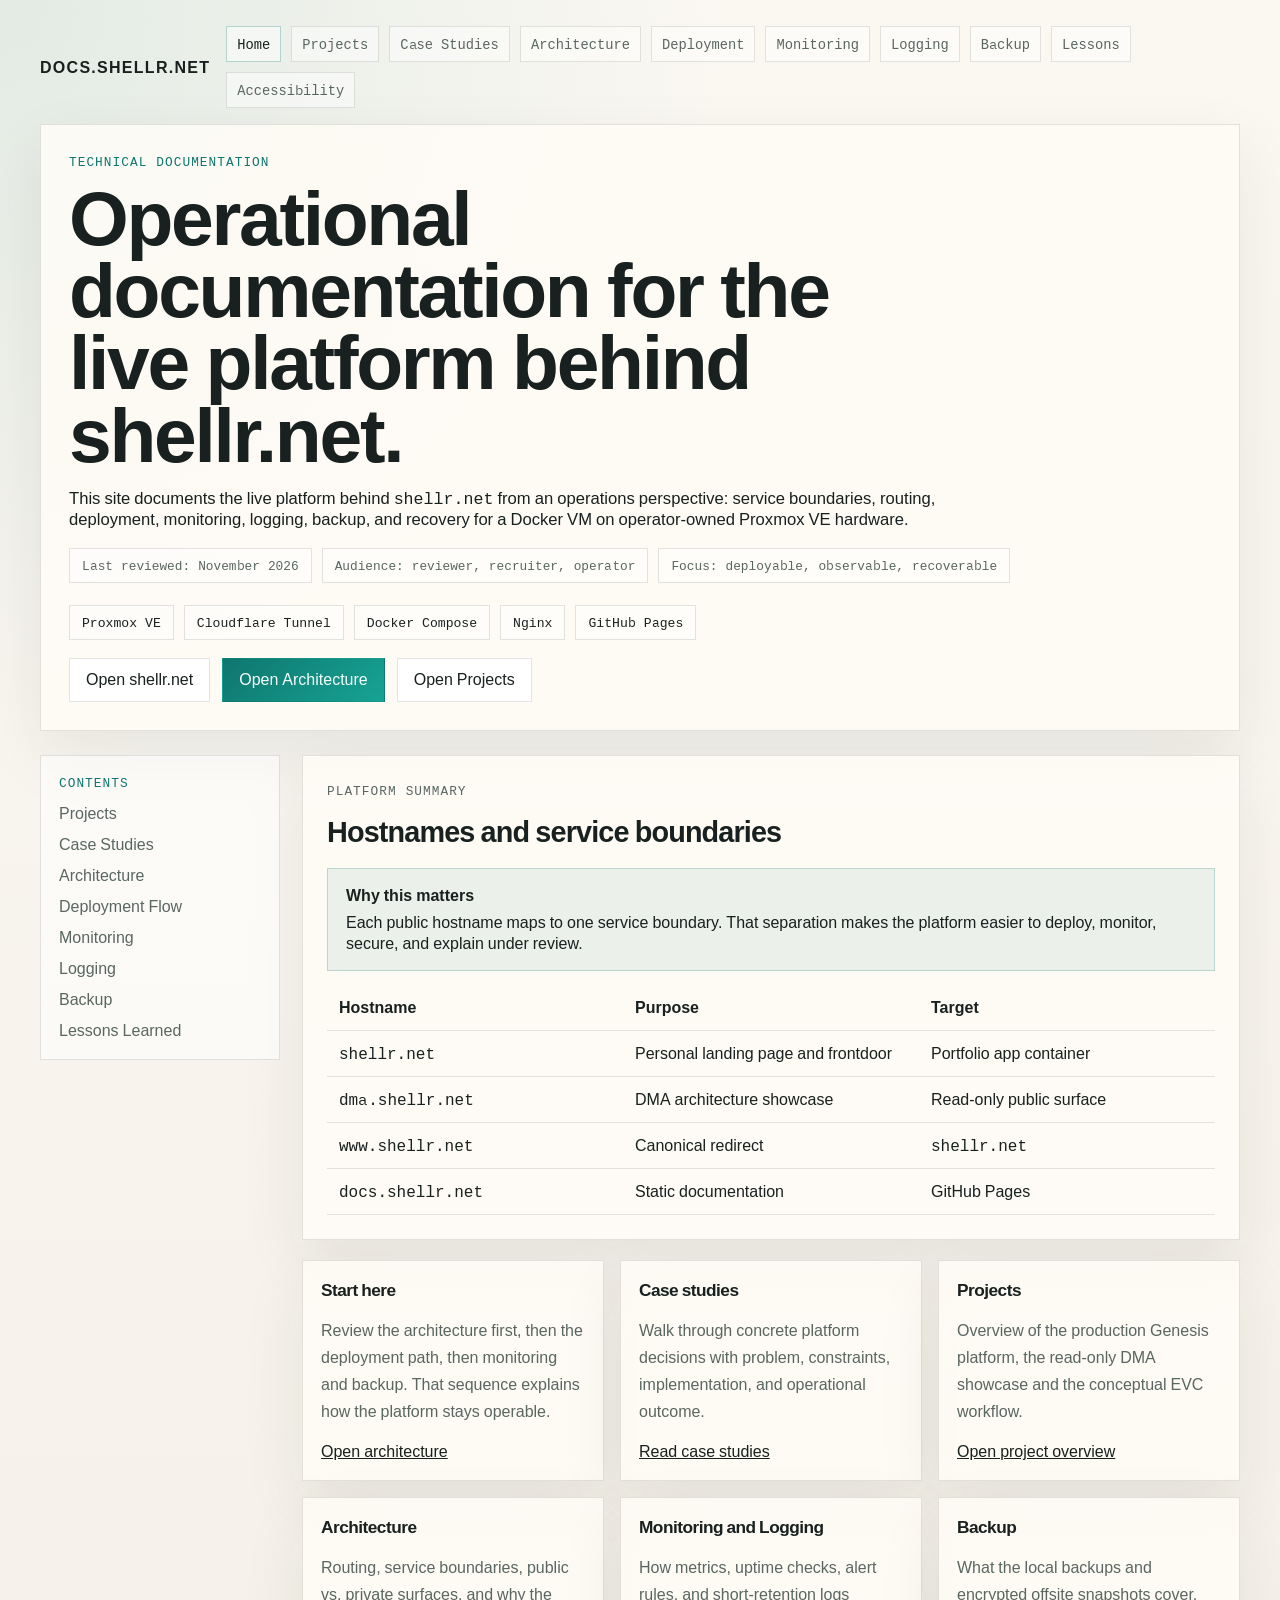
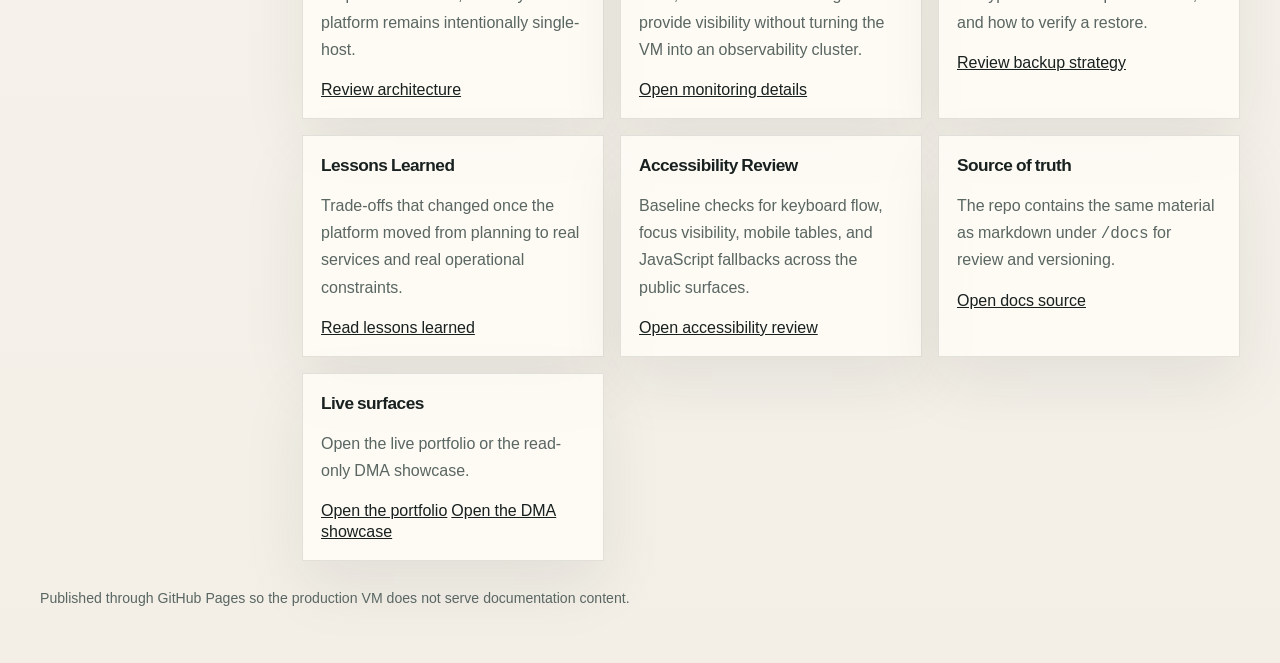
<file: docs/site/index.html>
<!DOCTYPE html>
<html lang="en">
<head>
  <meta charset="utf-8">
  <meta name="viewport" content="width=device-width, initial-scale=1">
  <title>shellr docs</title>
  <meta name="description" content="Technical documentation for the shellr single-VM platform, covering architecture, deployment, monitoring, logging, backup, and recovery.">
  <link rel="canonical" href="https://docs.shellr.net/">
  <link rel="icon" type="image/png" href="./favi.png">
  <link rel="apple-touch-icon" href="./favi.png">
  <link rel="stylesheet" href="./fonts.css">
  <link rel="stylesheet" href="./styles.css">
</head>
<body data-page="home">
  <a class="skip-link" href="#main-content">Skip to content</a>
  <div class="site-shell">
    <header class="site-header">
      <a class="brand" href="./index.html">docs.shellr.net</a>
      <nav class="site-nav" aria-label="Main">
        <a href="./index.html" data-page="home">Home</a>
        <a href="./projects.html" data-page="projects">Projects</a>
        <a href="./case-studies.html" data-page="case-studies">Case Studies</a>
        <a href="./architecture.html" data-page="architecture">Architecture</a>
        <a href="./deployment-flow.html" data-page="deployment-flow">Deployment</a>
        <a href="./monitoring.html" data-page="monitoring">Monitoring</a>
        <a href="./logging.html" data-page="logging">Logging</a>
        <a href="./backup.html" data-page="backup">Backup</a>
        <a href="./lessons.html" data-page="lessons">Lessons</a>
        <a href="./accessibility.html" data-page="accessibility">Accessibility</a>
      </nav>
    </header>

    <section class="hero">
      <p class="eyebrow">Technical Documentation</p>
      <h1>Operational documentation for the live platform behind shellr.net.</h1>
      <p class="hero-summary">
        This site documents the live platform behind <code>shellr.net</code> from an operations perspective:
        service boundaries, routing, deployment, monitoring, logging, backup, and recovery for a Docker VM on operator-owned Proxmox VE hardware.
      </p>
      <div class="meta-strip">
        <span>Last reviewed: November 2026</span>
        <span>Audience: reviewer, recruiter, operator</span>
        <span>Focus: deployable, observable, recoverable</span>
      </div>
      <div class="hero-meta">
        <span>Proxmox VE</span>
        <span>Cloudflare Tunnel</span>
        <span>Docker Compose</span>
        <span>Nginx</span>
        <span>GitHub Pages</span>
      </div>
      <div class="button-row">
        <a class="button" href="https://shellr.net">Open shellr.net</a>
        <a class="button primary" href="./architecture.html">Open Architecture</a>
        <a class="button" href="./projects.html">Open Projects</a>
      </div>
    </section>

    <main class="main-layout" id="main-content">
      <aside class="sidebar">
        <p class="subtle-label">Contents</p>
        <nav>
          <a href="./projects.html">Projects</a>
          <a href="./case-studies.html">Case Studies</a>
          <a href="./architecture.html">Architecture</a>
          <a href="./deployment-flow.html">Deployment Flow</a>
          <a href="./monitoring.html">Monitoring</a>
          <a href="./logging.html">Logging</a>
          <a href="./backup.html">Backup</a>
          <a href="./lessons.html">Lessons Learned</a>
        </nav>
      </aside>

      <section class="content">
        <article class="doc-panel">
          <p class="eyebrow">Platform Summary</p>
          <h2>Hostnames and service boundaries</h2>
          <div class="callout">
            <strong>Why this matters</strong>
            Each public hostname maps to one service boundary. That separation makes the platform easier to
            deploy, monitor, secure, and explain under review.
          </div>
          <table>
            <thead>
              <tr>
                <th>Hostname</th>
                <th>Purpose</th>
                <th>Target</th>
              </tr>
            </thead>
            <tbody>
              <tr>
                <td><code>shellr.net</code></td>
                <td>Personal landing page and frontdoor</td>
                <td>Portfolio app container</td>
              </tr>
              <tr>
                <td><code>dma.shellr.net</code></td>
                <td>DMA architecture showcase</td>
                <td>Read-only public surface</td>
              </tr>
              <tr>
                <td><code>www.shellr.net</code></td>
                <td>Canonical redirect</td>
                <td><code>shellr.net</code></td>
              </tr>
              <tr>
                <td><code>docs.shellr.net</code></td>
                <td>Static documentation</td>
                <td>GitHub Pages</td>
              </tr>
            </tbody>
          </table>
        </article>

        <section class="card-grid">
          <article>
            <h3>Start here</h3>
            <p>Review the architecture first, then the deployment path, then monitoring and backup. That sequence explains how the platform stays operable.</p>
            <a href="./architecture.html">Open architecture</a>
          </article>
          <article>
            <h3>Case studies</h3>
            <p>Walk through concrete platform decisions with problem, constraints, implementation, and operational outcome.</p>
            <a href="./case-studies.html">Read case studies</a>
          </article>
          <article>
            <h3>Projects</h3>
            <p>Overview of the production Genesis platform, the read-only DMA showcase and the conceptual EVC workflow.</p>
            <a href="./projects.html">Open project overview</a>
          </article>
          <article>
            <h3>Architecture</h3>
            <p>Routing, service boundaries, public vs. private surfaces, and why the platform remains intentionally single-host.</p>
            <a href="./architecture.html">Review architecture</a>
          </article>
          <article>
            <h3>Monitoring and Logging</h3>
            <p>How metrics, uptime checks, alert rules, and short-retention logs provide visibility without turning the VM into an observability cluster.</p>
            <a href="./monitoring.html">Open monitoring details</a>
          </article>
          <article>
            <h3>Backup</h3>
            <p>What the local backups and encrypted offsite snapshots cover, and how to verify a restore.</p>
            <a href="./backup.html">Review backup strategy</a>
          </article>
          <article>
            <h3>Lessons Learned</h3>
            <p>Trade-offs that changed once the platform moved from planning to real services and real operational constraints.</p>
            <a href="./lessons.html">Read lessons learned</a>
          </article>
          <article>
            <h3>Accessibility Review</h3>
            <p>Baseline checks for keyboard flow, focus visibility, mobile tables, and JavaScript fallbacks across the public surfaces.</p>
            <a href="./accessibility.html">Open accessibility review</a>
          </article>
          <article>
            <h3>Source of truth</h3>
            <p>The repo contains the same material as markdown under <code>/docs</code> for review and versioning.</p>
            <a href="https://github.com/marshellr/genesis/tree/main/docs">Open docs source</a>
          </article>
          <article>
            <h3>Live surfaces</h3>
            <p>Open the live portfolio or the read-only DMA showcase.</p>
            <a href="https://shellr.net">Open the portfolio</a>
            <a href="https://dma.shellr.net">Open the DMA showcase</a>
          </article>
        </section>
      </section>
    </main>

    <footer class="site-footer">
      Published through GitHub Pages so the production VM does not serve documentation content.
    </footer>
  </div>
  <script type="module" src="./app.js"></script>
</body>
</html>
</file>
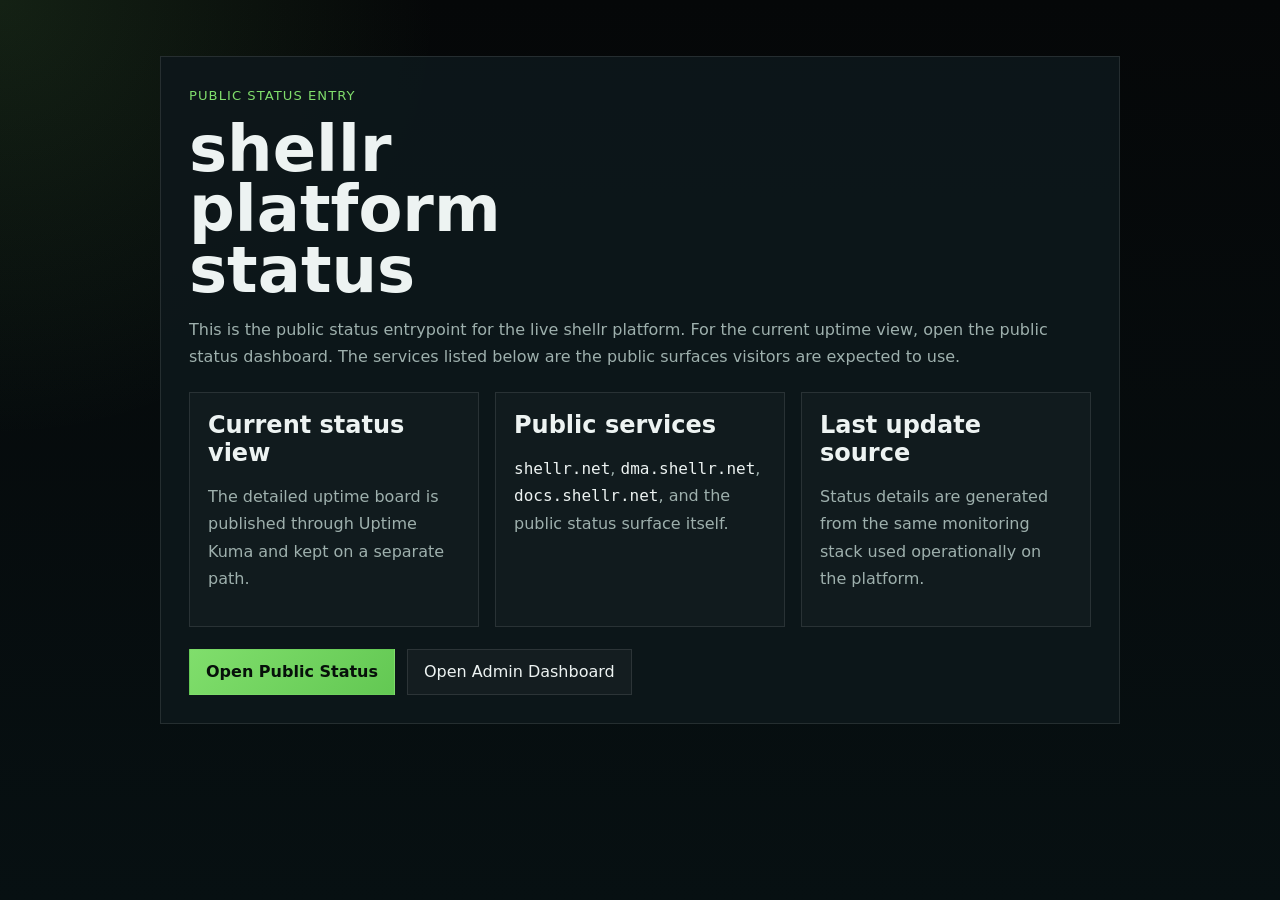
<file: infra/nginx/static/status/index.html>
<!DOCTYPE html>
<html lang="en">
<head>
  <meta charset="utf-8">
  <meta name="viewport" content="width=device-width, initial-scale=1">
  <title>shellr status</title>
  <meta name="description" content="Public status entrypoint for the shellr platform.">
  <style>
    :root {
      color-scheme: dark;
      --bg: #071012;
      --panel: #0d171a;
      --line: rgba(255,255,255,0.1);
      --text: #edf3f2;
      --muted: #9eb0ad;
      --accent: #80de6c;
    }
    * { box-sizing: border-box; }
    body {
      margin: 0;
      min-height: 100vh;
      font-family: system-ui, -apple-system, BlinkMacSystemFont, "Segoe UI", sans-serif;
      color: var(--text);
      background:
        radial-gradient(circle at top left, rgba(128, 222, 108, 0.12), transparent 28%),
        linear-gradient(180deg, #050708, var(--bg));
    }
    main {
      width: min(960px, calc(100% - 32px));
      margin: 0 auto;
      padding: 56px 0;
    }
    .panel {
      padding: 28px;
      border: 1px solid var(--line);
      background: rgba(13, 23, 26, 0.94);
    }
    .eyebrow {
      margin: 0 0 12px;
      color: var(--accent);
      font-size: 0.82rem;
      letter-spacing: 0.08em;
      text-transform: uppercase;
    }
    h1, h2 { margin: 0; }
    h1 { font-size: clamp(2.2rem, 5vw, 4.4rem); line-height: 0.94; max-width: 12ch; }
    p, li { color: var(--muted); line-height: 1.7; }
    .grid {
      display: grid;
      grid-template-columns: repeat(auto-fit, minmax(220px, 1fr));
      gap: 16px;
      margin-top: 22px;
    }
    .card {
      padding: 18px;
      border: 1px solid var(--line);
      background: rgba(255,255,255,0.02);
    }
    .links {
      display: flex;
      flex-wrap: wrap;
      gap: 12px;
      margin-top: 22px;
    }
    a {
      color: inherit;
      text-decoration: none;
    }
    .button {
      display: inline-flex;
      align-items: center;
      justify-content: center;
      min-height: 46px;
      padding: 0 16px;
      border: 1px solid var(--line);
      background: rgba(255,255,255,0.03);
    }
    .button.primary {
      background: linear-gradient(135deg, var(--accent), #63c853);
      border-color: transparent;
      color: #07100a;
      font-weight: 700;
    }
    code {
      font-family: ui-monospace, SFMono-Regular, Consolas, monospace;
      color: var(--text);
    }
  </style>
</head>
<body>
  <main>
    <section class="panel">
      <p class="eyebrow">Public Status Entry</p>
      <h1>shellr platform status</h1>
      <p>
        This is the public status entrypoint for the live shellr platform. For the current uptime view,
        open the public status dashboard. The services listed below are the public surfaces visitors are expected to use.
      </p>

      <div class="grid">
        <article class="card">
          <h2>Current status view</h2>
          <p>The detailed uptime board is published through Uptime Kuma and kept on a separate path.</p>
        </article>
        <article class="card">
          <h2>Public services</h2>
          <p><code>shellr.net</code>, <code>dma.shellr.net</code>, <code>docs.shellr.net</code>, and the public status surface itself.</p>
        </article>
        <article class="card">
          <h2>Last update source</h2>
          <p>Status details are generated from the same monitoring stack used operationally on the platform.</p>
        </article>
      </div>

      <div class="links">
        <a class="button primary" href="/status/shellr">Open Public Status</a>
        <a class="button" href="/dashboard">Open Admin Dashboard</a>
      </div>
    </section>
  </main>
</body>
</html>
</file>
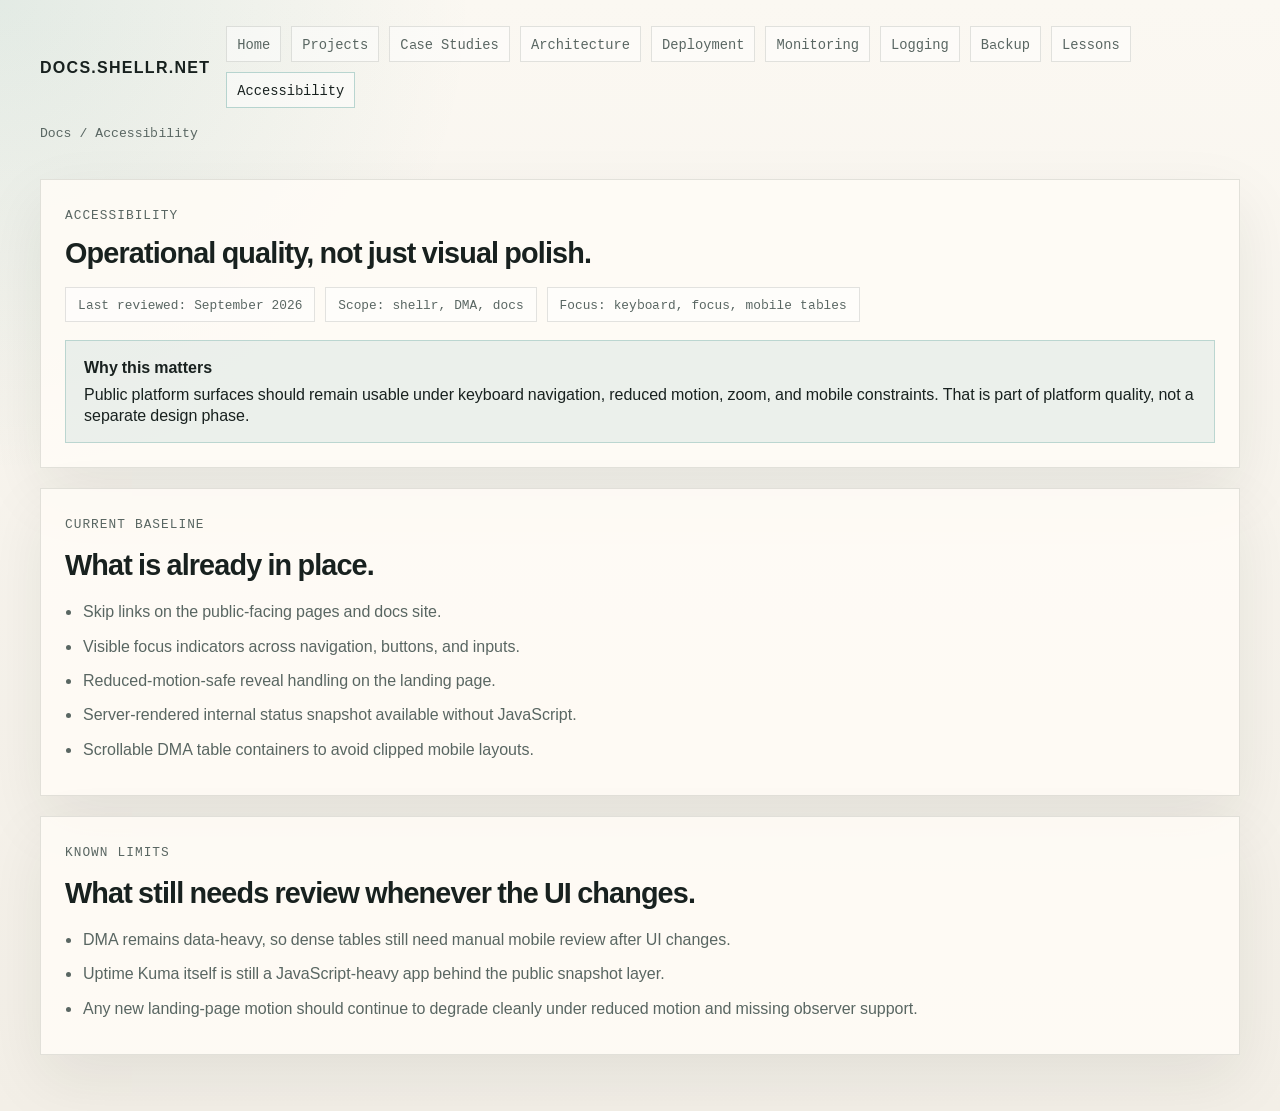
<file: docs/site/accessibility.html>
<!DOCTYPE html>
<html lang="en">
<head>
  <meta charset="utf-8">
  <meta name="viewport" content="width=device-width, initial-scale=1">
  <title>Accessibility | shellr docs</title>
  <meta name="description" content="Accessibility baseline and review notes for shellr.net, dma.shellr.net, and docs.shellr.net.">
  <link rel="canonical" href="https://docs.shellr.net/accessibility.html">
  <link rel="icon" type="image/png" href="./favi.png">
  <link rel="apple-touch-icon" href="./favi.png">
  <link rel="stylesheet" href="./fonts.css">
  <link rel="stylesheet" href="./styles.css">
</head>
<body data-page="accessibility">
  <a class="skip-link" href="#main-content">Skip to content</a>
  <div class="site-shell">
    <header class="site-header">
      <a class="brand" href="./index.html">docs.shellr.net</a>
      <nav class="site-nav" aria-label="Main">
        <a href="./index.html" data-page="home">Home</a>
        <a href="./projects.html" data-page="projects">Projects</a>
        <a href="./case-studies.html" data-page="case-studies">Case Studies</a>
        <a href="./architecture.html" data-page="architecture">Architecture</a>
        <a href="./deployment-flow.html" data-page="deployment-flow">Deployment</a>
        <a href="./monitoring.html" data-page="monitoring">Monitoring</a>
        <a href="./logging.html" data-page="logging">Logging</a>
        <a href="./backup.html" data-page="backup">Backup</a>
        <a href="./lessons.html" data-page="lessons">Lessons</a>
        <a href="./accessibility.html" data-page="accessibility">Accessibility</a>
      </nav>
    </header>
    <main class="content" id="main-content">
      <nav class="breadcrumb" aria-label="Breadcrumb">
        <a href="./index.html">Docs</a>
        <span>/</span>
        <span>Accessibility</span>
      </nav>
      <article class="doc-panel">
        <p class="eyebrow">Accessibility</p>
        <h1>Operational quality, not just visual polish.</h1>
        <div class="meta-strip">
          <span>Last reviewed: September 2026</span>
          <span>Scope: shellr, DMA, docs</span>
          <span>Focus: keyboard, focus, mobile tables</span>
        </div>
        <div class="callout">
          <strong>Why this matters</strong>
          Public platform surfaces should remain usable under keyboard navigation, reduced motion, zoom, and mobile constraints. That is part of platform quality, not a separate design phase.
        </div>
      </article>
      <article class="doc-panel">
        <p class="eyebrow">Current Baseline</p>
        <h2>What is already in place.</h2>
        <ul class="plain-list">
          <li>Skip links on the public-facing pages and docs site.</li>
          <li>Visible focus indicators across navigation, buttons, and inputs.</li>
          <li>Reduced-motion-safe reveal handling on the landing page.</li>
          <li>Server-rendered internal status snapshot available without JavaScript.</li>
          <li>Scrollable DMA table containers to avoid clipped mobile layouts.</li>
        </ul>
      </article>
      <article class="doc-panel">
        <p class="eyebrow">Known Limits</p>
        <h2>What still needs review whenever the UI changes.</h2>
        <ul class="plain-list">
          <li>DMA remains data-heavy, so dense tables still need manual mobile review after UI changes.</li>
          <li>Uptime Kuma itself is still a JavaScript-heavy app behind the public snapshot layer.</li>
          <li>Any new landing-page motion should continue to degrade cleanly under reduced motion and missing observer support.</li>
        </ul>
      </article>
    </main>
  </div>
  <script type="module" src="./app.js"></script>
</body>
</html>
</file>
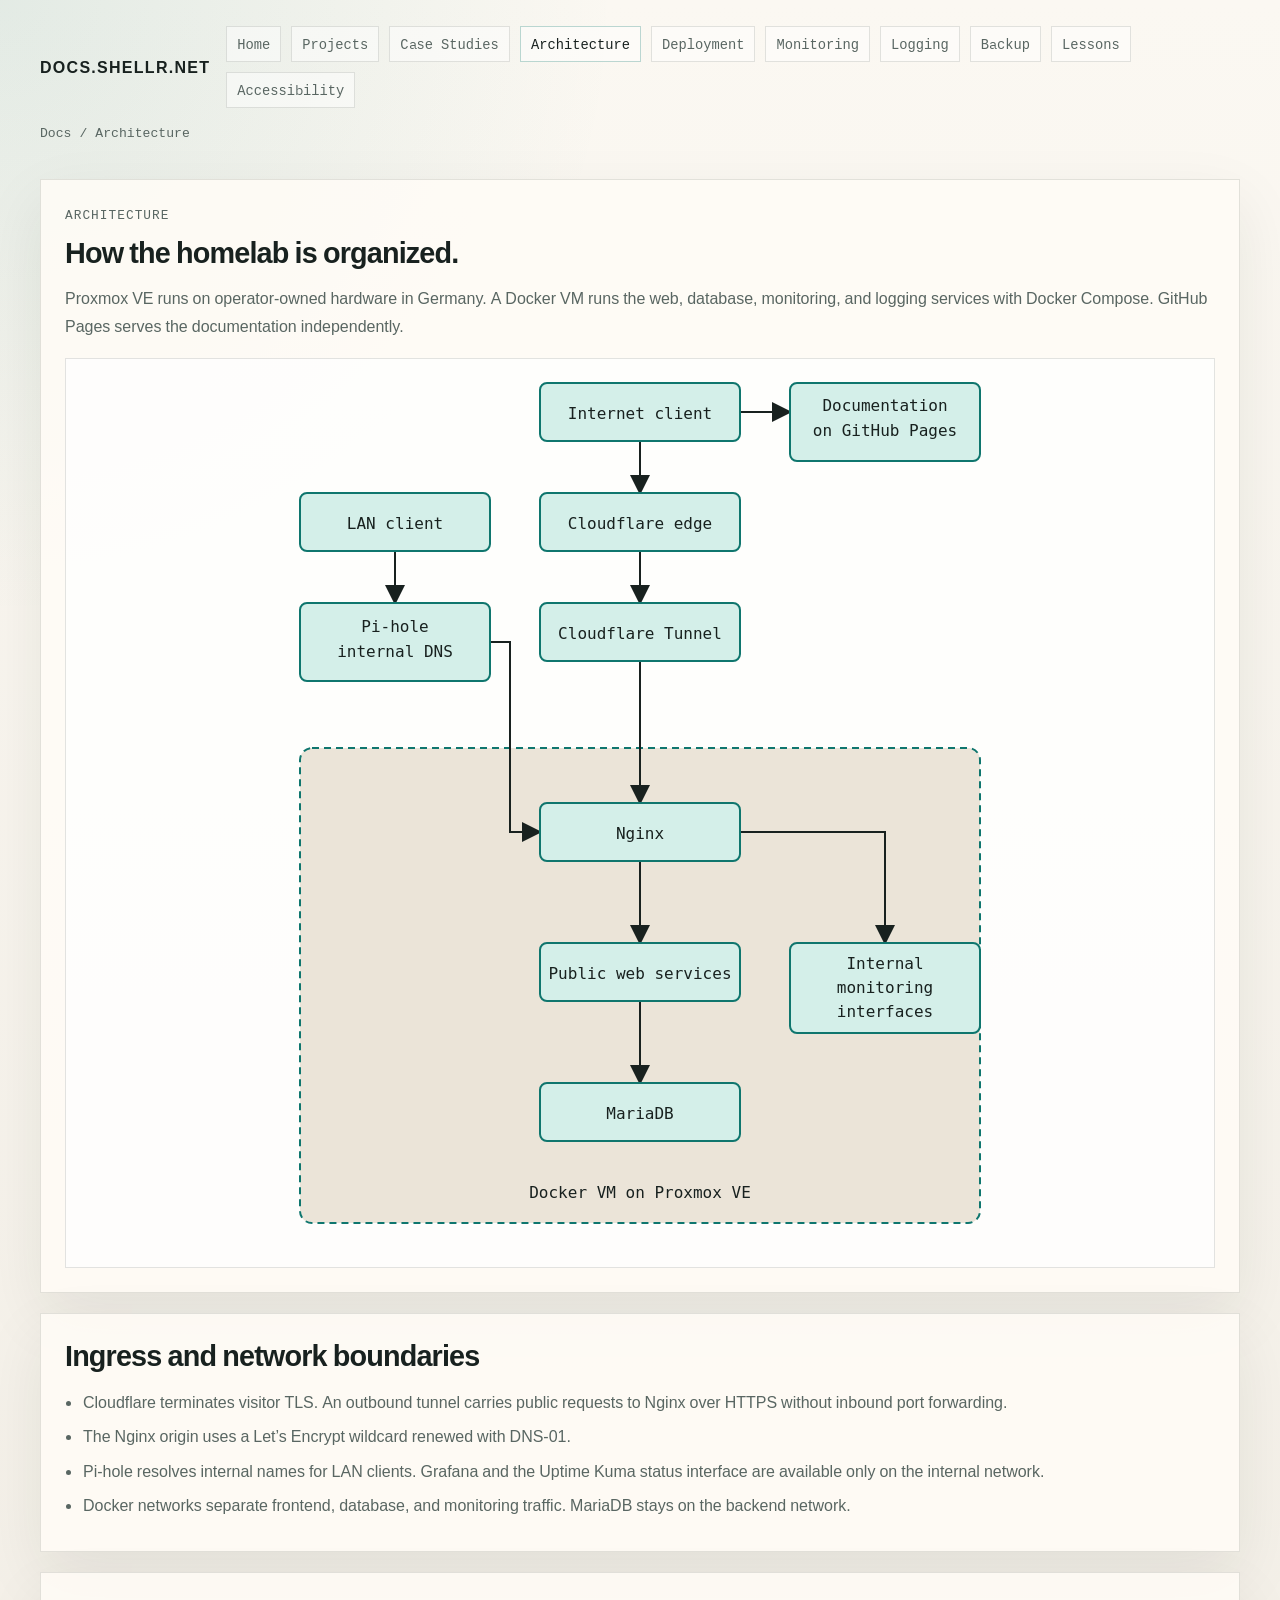
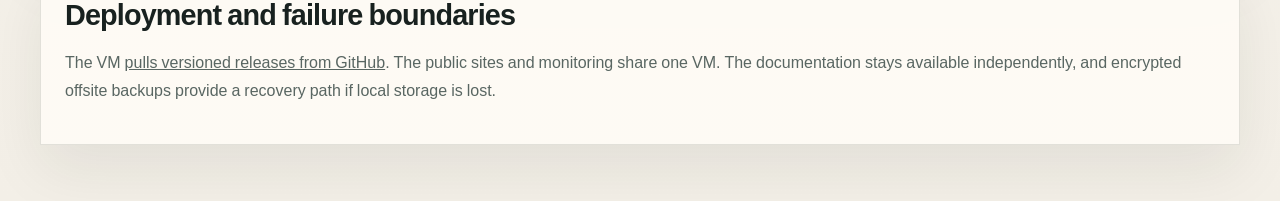
<file: docs/site/architecture.html>
<!DOCTYPE html>
<html lang="en">
<head>
  <meta charset="utf-8">
  <meta name="viewport" content="width=device-width, initial-scale=1">
  <title>Architecture | shellr docs</title>
  <meta name="description" content="Architecture documentation for the shellr platform, including runtime boundaries, public surfaces, private paths, and deployment design.">
  <link rel="canonical" href="https://docs.shellr.net/architecture.html">
  <link rel="icon" type="image/png" href="./favi.png">
  <link rel="apple-touch-icon" href="./favi.png">
  <link rel="stylesheet" href="./fonts.css">
  <link rel="stylesheet" href="./styles.css">
</head>
<body data-page="architecture">
  <a class="skip-link" href="#main-content">Skip to content</a>
  <div class="site-shell">
    <header class="site-header">
      <a class="brand" href="./index.html">docs.shellr.net</a>
      <nav class="site-nav" aria-label="Main">
        <a href="./index.html" data-page="home">Home</a>
        <a href="./projects.html" data-page="projects">Projects</a>
        <a href="./case-studies.html" data-page="case-studies">Case Studies</a>
        <a href="./architecture.html" data-page="architecture">Architecture</a>
        <a href="./deployment-flow.html" data-page="deployment-flow">Deployment</a>
        <a href="./monitoring.html" data-page="monitoring">Monitoring</a>
        <a href="./logging.html" data-page="logging">Logging</a>
        <a href="./backup.html" data-page="backup">Backup</a>
        <a href="./lessons.html" data-page="lessons">Lessons</a>
        <a href="./accessibility.html" data-page="accessibility">Accessibility</a>
      </nav>
    </header>
    <main class="content" id="main-content">
      <nav class="breadcrumb" aria-label="Breadcrumb">
        <a href="./index.html">Docs</a>
        <span>/</span>
        <span>Architecture</span>
      </nav>
      <article class="doc-panel">
        <p class="eyebrow">Architecture</p>
        <h1>How the homelab is organized.</h1>
        <p>Proxmox VE runs on operator-owned hardware in Germany. A Docker VM runs the web, database, monitoring, and logging services with Docker Compose. GitHub Pages serves the documentation independently.</p>
        <div class="diagram-scroll" role="region" aria-label="How the homelab is organized." tabindex="0">
          <img class="architecture-diagram" src="./architecture.svg" alt="How the homelab is organized." width="720" height="880">
        </div>
      </article>

      <article class="doc-panel">
        <h2>Ingress and network boundaries</h2>
        <ul class="plain-list">
          <li>Cloudflare terminates visitor TLS. An outbound tunnel carries public requests to Nginx over HTTPS without inbound port forwarding.</li>
          <li>The Nginx origin uses a Let’s Encrypt wildcard renewed with DNS-01.</li>
          <li>Pi-hole resolves internal names for LAN clients. Grafana and the Uptime Kuma status interface are available only on the internal network.</li>
          <li>Docker networks separate frontend, database, and monitoring traffic. MariaDB stays on the backend network.</li>
        </ul>
      </article>

      <article class="doc-panel">
        <h2>Deployment and failure boundaries</h2>
        <p>The VM <a href="./deployment-flow.html">pulls versioned releases from GitHub</a>. The public sites and monitoring share one VM. The documentation stays available independently, and encrypted offsite backups provide a recovery path if local storage is lost.</p>
      </article>
    </main>
  </div>
  <script type="module" src="./app.js"></script>
</body>
</html>
</file>
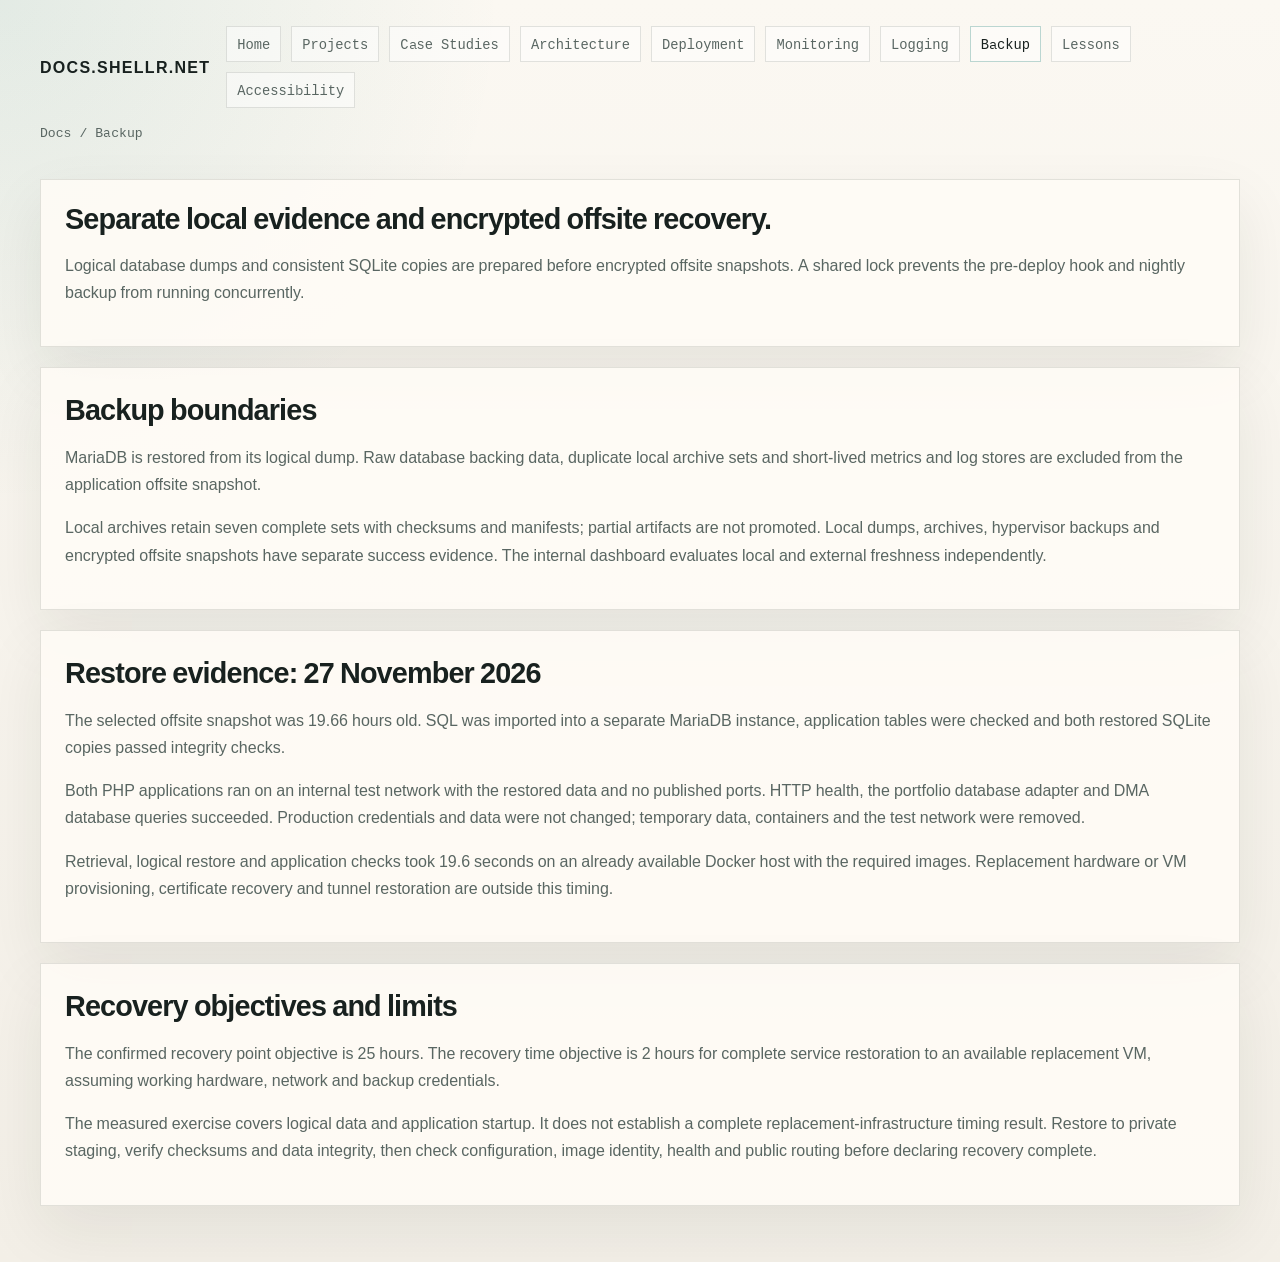
<file: docs/site/backup.html>
<!DOCTYPE html>
<html lang="en">
<head>
  <meta charset="utf-8">
  <meta name="viewport" content="width=device-width, initial-scale=1">
  <title>Backup | shellr docs</title>
  <meta name="description" content="Backup and restore documentation for the shellr platform, including retention, restore goals, and operational recovery limits.">
  <link rel="canonical" href="https://docs.shellr.net/backup.html">
  <link rel="icon" type="image/png" href="./favi.png">
  <link rel="apple-touch-icon" href="./favi.png">
  <link rel="stylesheet" href="./fonts.css">
  <link rel="stylesheet" href="./styles.css">
</head>
<body data-page="backup">
  <a class="skip-link" href="#main-content">Skip to content</a>
  <div class="site-shell">
    <header class="site-header">
      <a class="brand" href="./index.html">docs.shellr.net</a>
      <nav class="site-nav" aria-label="Main">
        <a href="./index.html" data-page="home">Home</a>
        <a href="./projects.html" data-page="projects">Projects</a>
        <a href="./case-studies.html" data-page="case-studies">Case Studies</a>
        <a href="./architecture.html" data-page="architecture">Architecture</a>
        <a href="./deployment-flow.html" data-page="deployment-flow">Deployment</a>
        <a href="./monitoring.html" data-page="monitoring">Monitoring</a>
        <a href="./logging.html" data-page="logging">Logging</a>
        <a href="./backup.html" data-page="backup">Backup</a>
        <a href="./lessons.html" data-page="lessons">Lessons</a>
        <a href="./accessibility.html" data-page="accessibility">Accessibility</a>
      </nav>
    </header>
    <main class="content" id="main-content">
      <nav class="breadcrumb" aria-label="Breadcrumb">
        <a href="./index.html">Docs</a>
        <span>/</span>
        <span>Backup</span>
      </nav>
      <article class="doc-panel">
        <h1>Separate local evidence and encrypted offsite recovery.</h1>
        <p>Logical database dumps and consistent SQLite copies are prepared before encrypted offsite snapshots. A shared lock prevents the pre-deploy hook and nightly backup from running concurrently.</p>
      </article>
      <article class="doc-panel">
        <h2>Backup boundaries</h2>
        <p>MariaDB is restored from its logical dump. Raw database backing data, duplicate local archive sets and short-lived metrics and log stores are excluded from the application offsite snapshot.</p>
        <p>Local archives retain seven complete sets with checksums and manifests; partial artifacts are not promoted. Local dumps, archives, hypervisor backups and encrypted offsite snapshots have separate success evidence. The internal dashboard evaluates local and external freshness independently.</p>
      </article>
      <article class="doc-panel">
        <h2>Restore evidence: 27 November 2026</h2>
        <p>The selected offsite snapshot was 19.66 hours old. SQL was imported into a separate MariaDB instance, application tables were checked and both restored SQLite copies passed integrity checks.</p>
        <p>Both PHP applications ran on an internal test network with the restored data and no published ports. HTTP health, the portfolio database adapter and DMA database queries succeeded. Production credentials and data were not changed; temporary data, containers and the test network were removed.</p>
        <p>Retrieval, logical restore and application checks took 19.6 seconds on an already available Docker host with the required images. Replacement hardware or VM provisioning, certificate recovery and tunnel restoration are outside this timing.</p>
      </article>
      <article class="doc-panel">
        <h2>Recovery objectives and limits</h2>
        <p>The confirmed recovery point objective is 25 hours. The recovery time objective is 2 hours for complete service restoration to an available replacement VM, assuming working hardware, network and backup credentials.</p>
        <p>The measured exercise covers logical data and application startup. It does not establish a complete replacement-infrastructure timing result. Restore to private staging, verify checksums and data integrity, then check configuration, image identity, health and public routing before declaring recovery complete.</p>
      </article>
    </main>
  </div>
  <script type="module" src="./app.js"></script>
</body>
</html>
</file>
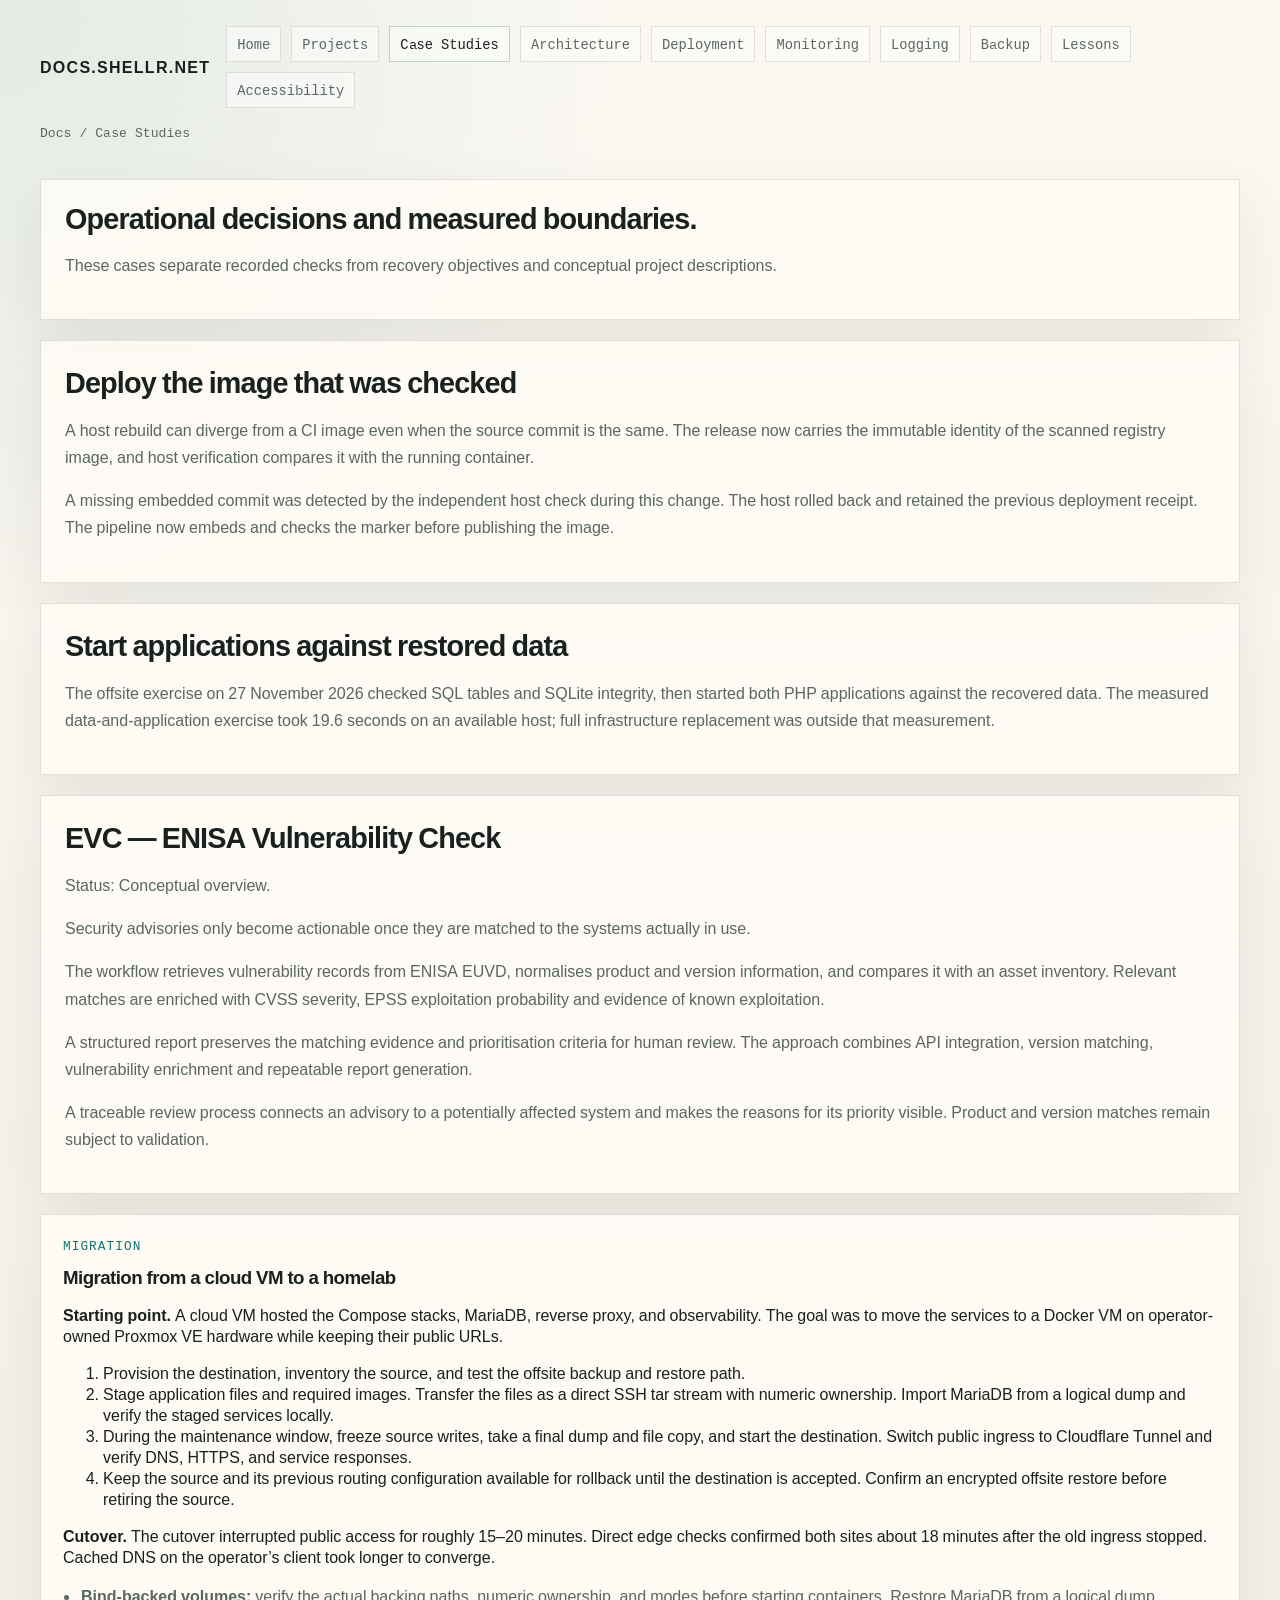
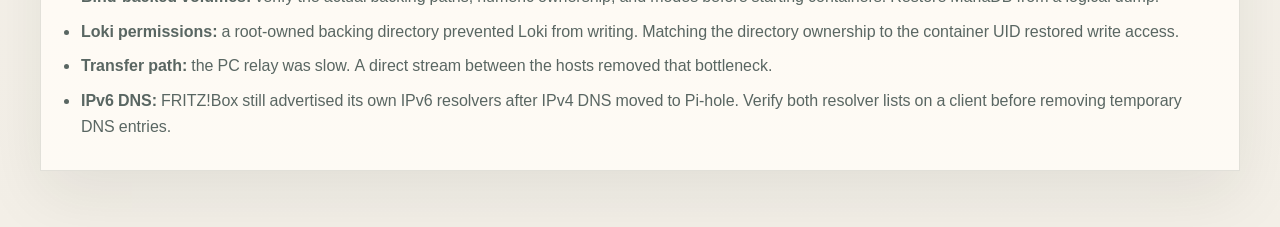
<file: docs/site/case-studies.html>
<!DOCTYPE html>
<html lang="en">
<head>
  <meta charset="utf-8">
  <meta name="viewport" content="width=device-width, initial-scale=1">
  <title>Case Studies | shellr docs</title>
  <meta name="description" content="Case studies for the shellr platform, showing concrete problems, operational constraints, implementation choices, and outcomes.">
  <link rel="canonical" href="https://docs.shellr.net/case-studies.html">
  <link rel="icon" type="image/png" href="./favi.png">
  <link rel="apple-touch-icon" href="./favi.png">
  <link rel="stylesheet" href="./fonts.css">
  <link rel="stylesheet" href="./styles.css">
</head>
<body data-page="case-studies">
  <a class="skip-link" href="#main-content">Skip to content</a>
  <div class="site-shell">
    <header class="site-header">
      <a class="brand" href="./index.html">docs.shellr.net</a>
      <nav class="site-nav" aria-label="Main">
        <a href="./index.html" data-page="home">Home</a>
        <a href="./projects.html" data-page="projects">Projects</a>
        <a href="./case-studies.html" data-page="case-studies">Case Studies</a>
        <a href="./architecture.html" data-page="architecture">Architecture</a>
        <a href="./deployment-flow.html" data-page="deployment-flow">Deployment</a>
        <a href="./monitoring.html" data-page="monitoring">Monitoring</a>
        <a href="./logging.html" data-page="logging">Logging</a>
        <a href="./backup.html" data-page="backup">Backup</a>
        <a href="./lessons.html" data-page="lessons">Lessons</a>
        <a href="./accessibility.html" data-page="accessibility">Accessibility</a>
      </nav>
    </header>
    <main class="content" id="main-content">
      <nav class="breadcrumb" aria-label="Breadcrumb">
        <a href="./index.html">Docs</a>
        <span>/</span>
        <span>Case Studies</span>
      </nav>

      <article class="doc-panel">
        <h1>Operational decisions and measured boundaries.</h1>
        <p>These cases separate recorded checks from recovery objectives and conceptual project descriptions.</p>
      </article>
      <article class="doc-panel">
        <h2>Deploy the image that was checked</h2>
        <p>A host rebuild can diverge from a CI image even when the source commit is the same. The release now carries the immutable identity of the scanned registry image, and host verification compares it with the running container.</p>
        <p>A missing embedded commit was detected by the independent host check during this change. The host rolled back and retained the previous deployment receipt. The pipeline now embeds and checks the marker before publishing the image.</p>
      </article>
      <article class="doc-panel">
        <h2>Start applications against restored data</h2>
        <p>The offsite exercise on 27 November 2026 checked SQL tables and SQLite integrity, then started both PHP applications against the recovered data. The measured data-and-application exercise took 19.6 seconds on an available host; full infrastructure replacement was outside that measurement.</p>
      </article>
      <article class="doc-panel">
        <h2>EVC — ENISA Vulnerability Check</h2>
        <p>Status: Conceptual overview.</p>
        <p>Security advisories only become actionable once they are matched to the systems actually in use.</p>
        <p>The workflow retrieves vulnerability records from ENISA EUVD, normalises product and version information, and compares it with an asset inventory. Relevant matches are enriched with CVSS severity, EPSS exploitation probability and evidence of known exploitation.</p>
        <p>A structured report preserves the matching evidence and prioritisation criteria for human review. The approach combines API integration, version matching, vulnerability enrichment and repeatable report generation.</p>
        <p>A traceable review process connects an advisory to a potentially affected system and makes the reasons for its priority visible. Product and version matches remain subject to validation.</p>
      </article>
        <article class="case-study" id="cloud-vm-to-homelab">
          <header>
            <div>
              <p class="eyebrow">Migration</p>
              <h3>Migration from a cloud VM to a homelab</h3>
            </div>
          </header>
          <p><strong>Starting point.</strong> A cloud VM hosted the Compose stacks, MariaDB, reverse proxy, and observability. The goal was to move the services to a Docker VM on operator-owned Proxmox VE hardware while keeping their public URLs.</p>
          <ol>
            <li>Provision the destination, inventory the source, and test the offsite backup and restore path.</li>
            <li>Stage application files and required images. Transfer the files as a direct SSH tar stream with numeric ownership. Import MariaDB from a logical dump and verify the staged services locally.</li>
            <li>During the maintenance window, freeze source writes, take a final dump and file copy, and start the destination. Switch public ingress to Cloudflare Tunnel and verify DNS, HTTPS, and service responses.</li>
            <li>Keep the source and its previous routing configuration available for rollback until the destination is accepted. Confirm an encrypted offsite restore before retiring the source.</li>
          </ol>
          <p><strong>Cutover.</strong> The cutover interrupted public access for roughly 15–20 minutes. Direct edge checks confirmed both sites about 18 minutes after the old ingress stopped. Cached DNS on the operator’s client took longer to converge.</p>
          <ul class="plain-list">
            <li><strong>Bind-backed volumes:</strong> verify the actual backing paths, numeric ownership, and modes before starting containers. Restore MariaDB from a logical dump.</li>
            <li><strong>Loki permissions:</strong> a root-owned backing directory prevented Loki from writing. Matching the directory ownership to the container UID restored write access.</li>
            <li><strong>Transfer path:</strong> the PC relay was slow. A direct stream between the hosts removed that bottleneck.</li>
            <li><strong>IPv6 DNS:</strong> FRITZ!Box still advertised its own IPv6 resolvers after IPv4 DNS moved to Pi-hole. Verify both resolver lists on a client before removing temporary DNS entries.</li>
          </ul>
        </article>
    </main>
  </div>
  <script type="module" src="./app.js"></script>
</body>
</html>
</file>
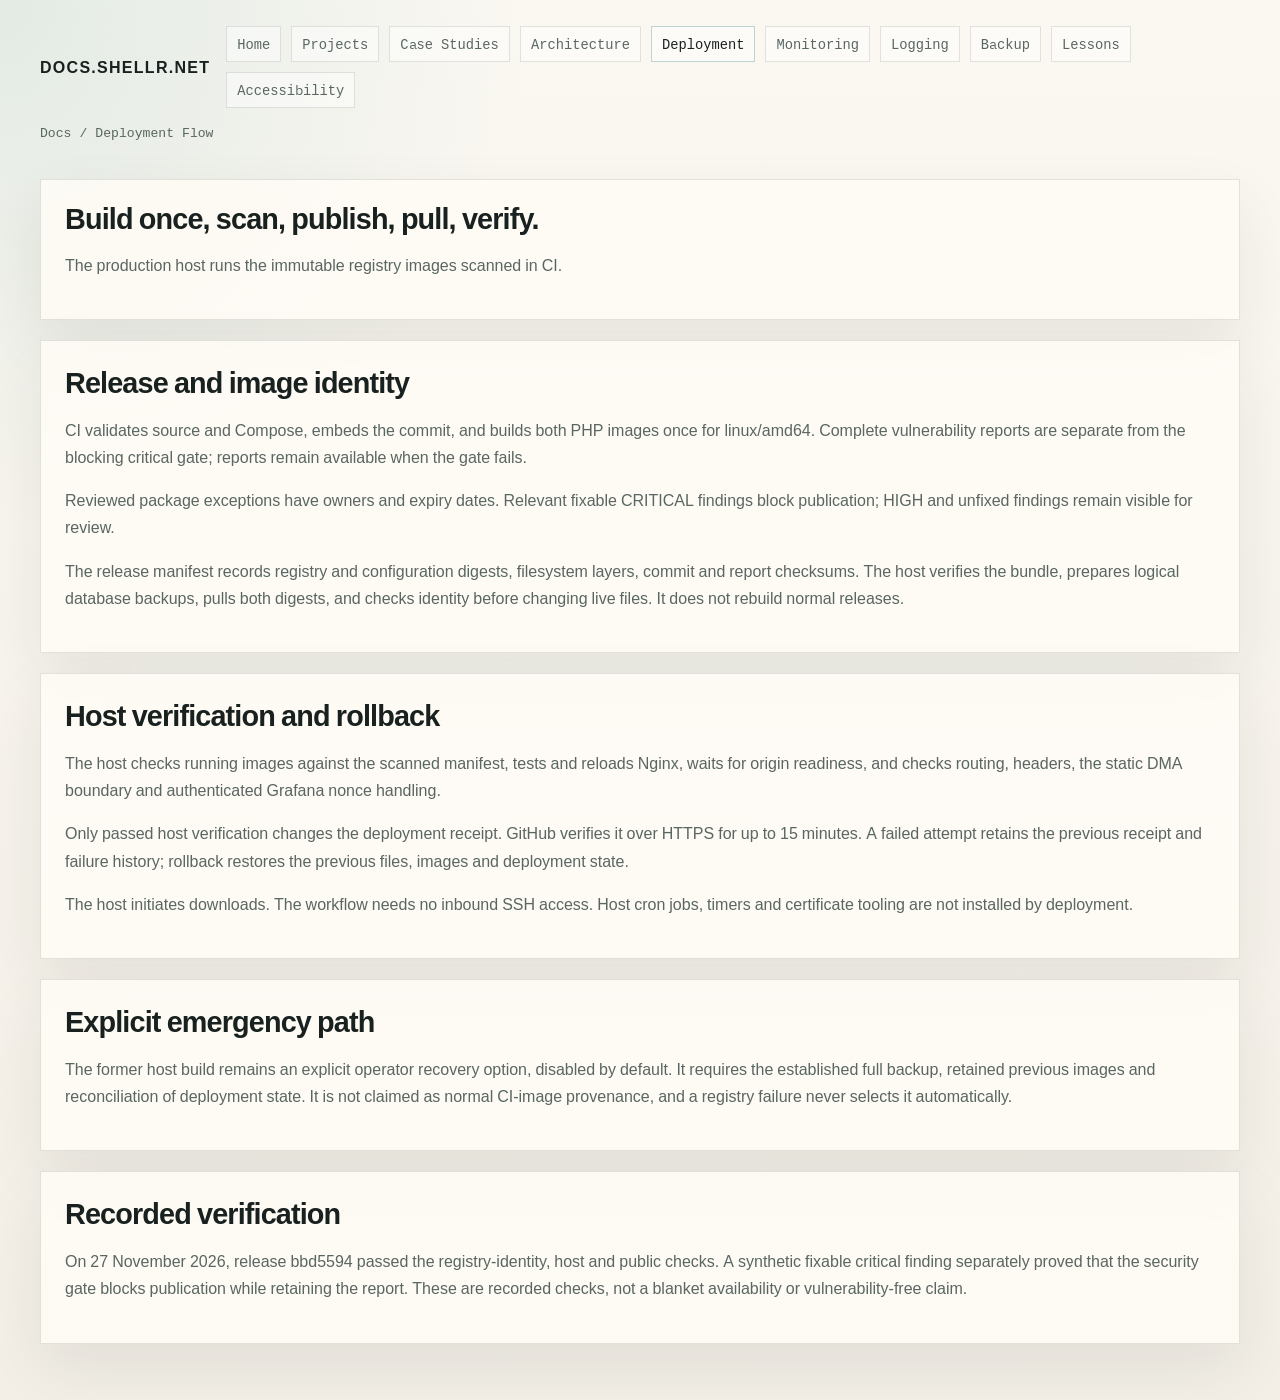
<file: docs/site/deployment-flow.html>
<!DOCTYPE html>
<html lang="en">
<head>
  <meta charset="utf-8">
  <meta name="viewport" content="width=device-width, initial-scale=1">
  <title>Deployment Flow | shellr docs</title>
  <meta name="description" content="Deployment flow for the shellr platform, including build, transfer, verification, rollback, and operational limits.">
  <link rel="canonical" href="https://docs.shellr.net/deployment-flow.html">
  <link rel="icon" type="image/png" href="./favi.png">
  <link rel="apple-touch-icon" href="./favi.png">
  <link rel="stylesheet" href="./fonts.css">
  <link rel="stylesheet" href="./styles.css">
</head>
<body data-page="deployment-flow">
  <a class="skip-link" href="#main-content">Skip to content</a>
  <div class="site-shell">
    <header class="site-header">
      <a class="brand" href="./index.html">docs.shellr.net</a>
      <nav class="site-nav" aria-label="Main">
        <a href="./index.html" data-page="home">Home</a>
        <a href="./projects.html" data-page="projects">Projects</a>
        <a href="./case-studies.html" data-page="case-studies">Case Studies</a>
        <a href="./architecture.html" data-page="architecture">Architecture</a>
        <a href="./deployment-flow.html" data-page="deployment-flow">Deployment</a>
        <a href="./monitoring.html" data-page="monitoring">Monitoring</a>
        <a href="./logging.html" data-page="logging">Logging</a>
        <a href="./backup.html" data-page="backup">Backup</a>
        <a href="./lessons.html" data-page="lessons">Lessons</a>
        <a href="./accessibility.html" data-page="accessibility">Accessibility</a>
      </nav>
    </header>
    <main class="content" id="main-content">
      <nav class="breadcrumb" aria-label="Breadcrumb">
        <a href="./index.html">Docs</a>
        <span>/</span>
        <span>Deployment Flow</span>
      </nav>

      <article class="doc-panel">
        <h1>Build once, scan, publish, pull, verify.</h1>
        <p>The production host runs the immutable registry images scanned in CI.</p>
      </article>
      <article class="doc-panel">
        <h2>Release and image identity</h2>
        <p>CI validates source and Compose, embeds the commit, and builds both PHP images once for linux/amd64. Complete vulnerability reports are separate from the blocking critical gate; reports remain available when the gate fails.</p>
        <p>Reviewed package exceptions have owners and expiry dates. Relevant fixable CRITICAL findings block publication; HIGH and unfixed findings remain visible for review.</p>
        <p>The release manifest records registry and configuration digests, filesystem layers, commit and report checksums. The host verifies the bundle, prepares logical database backups, pulls both digests, and checks identity before changing live files. It does not rebuild normal releases.</p>
      </article>
      <article class="doc-panel">
        <h2>Host verification and rollback</h2>
        <p>The host checks running images against the scanned manifest, tests and reloads Nginx, waits for origin readiness, and checks routing, headers, the static DMA boundary and authenticated Grafana nonce handling.</p>
        <p>Only passed host verification changes the deployment receipt. GitHub verifies it over HTTPS for up to 15 minutes. A failed attempt retains the previous receipt and failure history; rollback restores the previous files, images and deployment state.</p>
        <p>The host initiates downloads. The workflow needs no inbound SSH access. Host cron jobs, timers and certificate tooling are not installed by deployment.</p>
      </article>
      <article class="doc-panel">
        <h2>Explicit emergency path</h2>
        <p>The former host build remains an explicit operator recovery option, disabled by default. It requires the established full backup, retained previous images and reconciliation of deployment state. It is not claimed as normal CI-image provenance, and a registry failure never selects it automatically.</p>
      </article>
      <article class="doc-panel">
        <h2>Recorded verification</h2>
        <p>On 27 November 2026, release bbd5594 passed the registry-identity, host and public checks. A synthetic fixable critical finding separately proved that the security gate blocks publication while retaining the report. These are recorded checks, not a blanket availability or vulnerability-free claim.</p>
      </article>
    </main>
  </div>
  <script type="module" src="./app.js"></script>
</body>
</html>
</file>
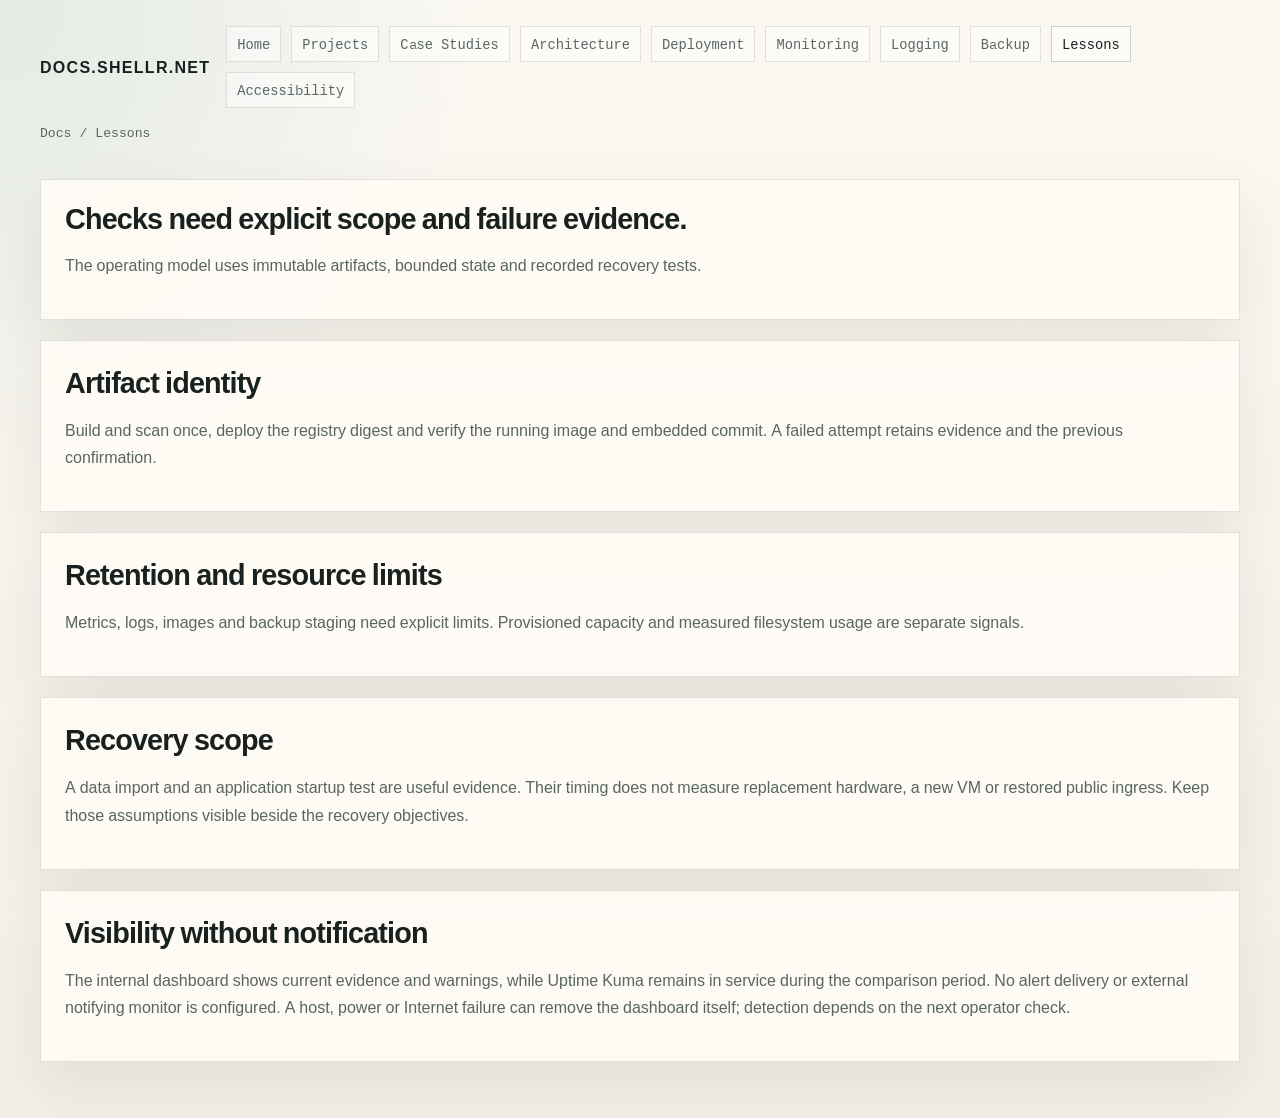
<file: docs/site/lessons.html>
<!DOCTYPE html>
<html lang="en">
<head>
  <meta charset="utf-8">
  <meta name="viewport" content="width=device-width, initial-scale=1">
  <title>Lessons Learned | shellr docs</title>
  <meta name="description" content="Lessons learned from running the shellr platform on a single VM, with trade-offs around routing, retention, CI/CD, and documentation.">
  <link rel="canonical" href="https://docs.shellr.net/lessons.html">
  <link rel="icon" type="image/png" href="./favi.png">
  <link rel="apple-touch-icon" href="./favi.png">
  <link rel="stylesheet" href="./fonts.css">
  <link rel="stylesheet" href="./styles.css">
</head>
<body data-page="lessons">
  <a class="skip-link" href="#main-content">Skip to content</a>
  <div class="site-shell">
    <header class="site-header">
      <a class="brand" href="./index.html">docs.shellr.net</a>
      <nav class="site-nav" aria-label="Main">
        <a href="./index.html" data-page="home">Home</a>
        <a href="./projects.html" data-page="projects">Projects</a>
        <a href="./case-studies.html" data-page="case-studies">Case Studies</a>
        <a href="./architecture.html" data-page="architecture">Architecture</a>
        <a href="./deployment-flow.html" data-page="deployment-flow">Deployment</a>
        <a href="./monitoring.html" data-page="monitoring">Monitoring</a>
        <a href="./logging.html" data-page="logging">Logging</a>
        <a href="./backup.html" data-page="backup">Backup</a>
        <a href="./lessons.html" data-page="lessons">Lessons</a>
        <a href="./accessibility.html" data-page="accessibility">Accessibility</a>
      </nav>
    </header>
    <main class="content" id="main-content">
      <nav class="breadcrumb" aria-label="Breadcrumb">
        <a href="./index.html">Docs</a>
        <span>/</span>
        <span>Lessons</span>
      </nav>
      <article class="doc-panel">
        <h1>Checks need explicit scope and failure evidence.</h1>
        <p>The operating model uses immutable artifacts, bounded state and recorded recovery tests.</p>
      </article>
      <article class="doc-panel">
        <h2>Artifact identity</h2>
        <p>Build and scan once, deploy the registry digest and verify the running image and embedded commit. A failed attempt retains evidence and the previous confirmation.</p>
      </article>
      <article class="doc-panel">
        <h2>Retention and resource limits</h2>
        <p>Metrics, logs, images and backup staging need explicit limits. Provisioned capacity and measured filesystem usage are separate signals.</p>
      </article>
      <article class="doc-panel">
        <h2>Recovery scope</h2>
        <p>A data import and an application startup test are useful evidence. Their timing does not measure replacement hardware, a new VM or restored public ingress. Keep those assumptions visible beside the recovery objectives.</p>
      </article>
      <article class="doc-panel">
        <h2>Visibility without notification</h2>
        <p>The internal dashboard shows current evidence and warnings, while Uptime Kuma remains in service during the comparison period. No alert delivery or external notifying monitor is configured. A host, power or Internet failure can remove the dashboard itself; detection depends on the next operator check.</p>
      </article>
    </main>
  </div>
  <script type="module" src="./app.js"></script>
</body>
</html>
</file>
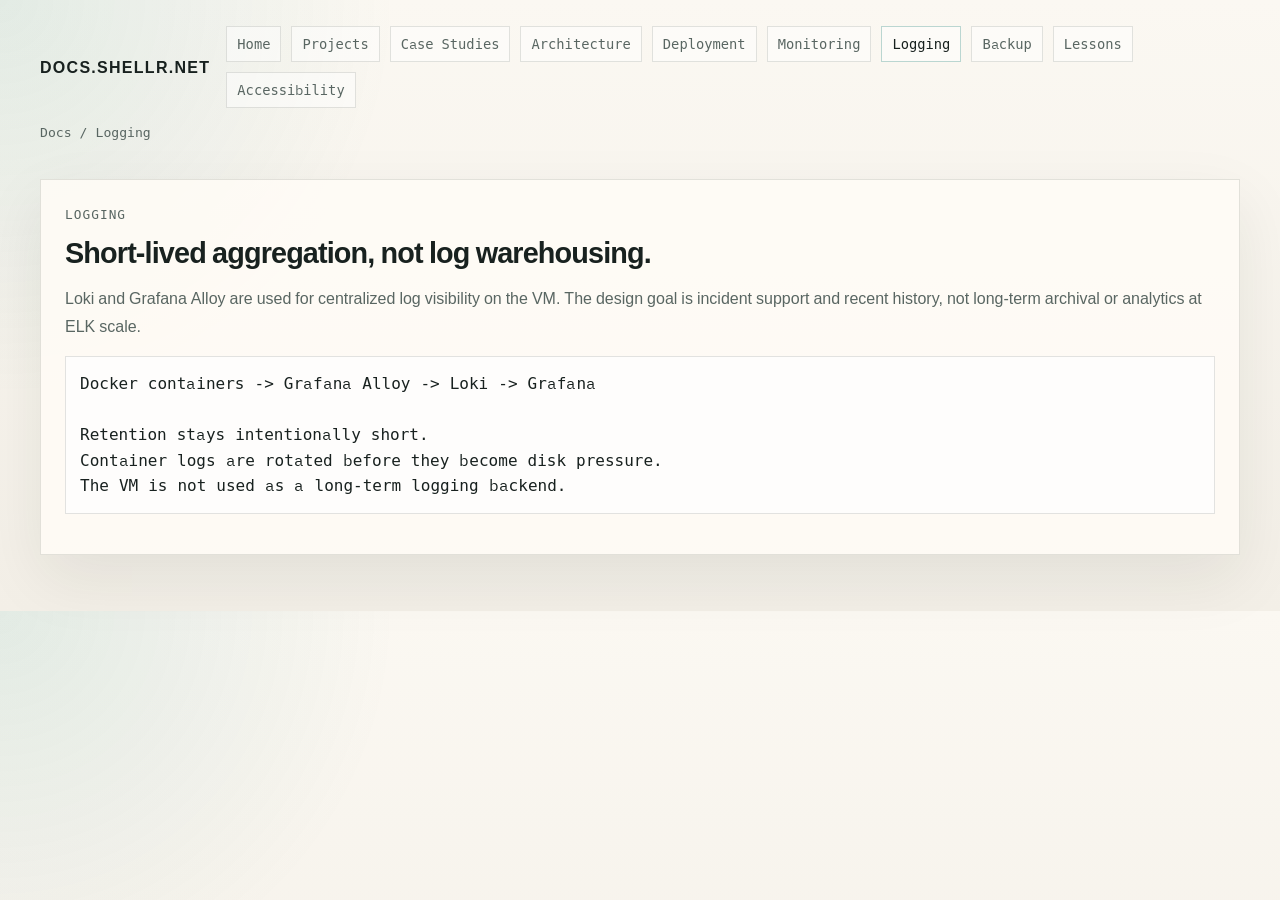
<file: docs/site/logging.html>
<!DOCTYPE html>
<html lang="en">
<head>
  <meta charset="utf-8">
  <meta name="viewport" content="width=device-width, initial-scale=1">
  <title>Logging | shellr docs</title>
  <meta name="description" content="Logging design for the shellr platform, covering Loki, Grafana Alloy, retention decisions, and short-lived log visibility.">
  <link rel="canonical" href="https://docs.shellr.net/logging.html">
  <link rel="icon" type="image/png" href="./favi.png">
  <link rel="apple-touch-icon" href="./favi.png">
  <link rel="stylesheet" href="./fonts.css">
  <link rel="stylesheet" href="./styles.css">
</head>
<body data-page="logging">
  <a class="skip-link" href="#main-content">Skip to content</a>
  <div class="site-shell">
    <header class="site-header">
      <a class="brand" href="./index.html">docs.shellr.net</a>
      <nav class="site-nav" aria-label="Main">
        <a href="./index.html" data-page="home">Home</a>
        <a href="./projects.html" data-page="projects">Projects</a>
        <a href="./case-studies.html" data-page="case-studies">Case Studies</a>
        <a href="./architecture.html" data-page="architecture">Architecture</a>
        <a href="./deployment-flow.html" data-page="deployment-flow">Deployment</a>
        <a href="./monitoring.html" data-page="monitoring">Monitoring</a>
        <a href="./logging.html" data-page="logging">Logging</a>
        <a href="./backup.html" data-page="backup">Backup</a>
        <a href="./lessons.html" data-page="lessons">Lessons</a>
        <a href="./accessibility.html" data-page="accessibility">Accessibility</a>
      </nav>
    </header>
    <main class="content" id="main-content">
      <nav class="breadcrumb" aria-label="Breadcrumb">
        <a href="./index.html">Docs</a>
        <span>/</span>
        <span>Logging</span>
      </nav>
      <article class="doc-panel">
        <p class="eyebrow">Logging</p>
        <h1>Short-lived aggregation, not log warehousing.</h1>
        <p>
          Loki and Grafana Alloy are used for centralized log visibility on the VM. The design goal is incident support
          and recent history, not long-term archival or analytics at ELK scale.
        </p>
        <pre>Docker containers -> Grafana Alloy -> Loki -> Grafana

Retention stays intentionally short.
Container logs are rotated before they become disk pressure.
The VM is not used as a long-term logging backend.</pre>
      </article>
    </main>
  </div>
  <script type="module" src="./app.js"></script>
</body>
</html>
</file>
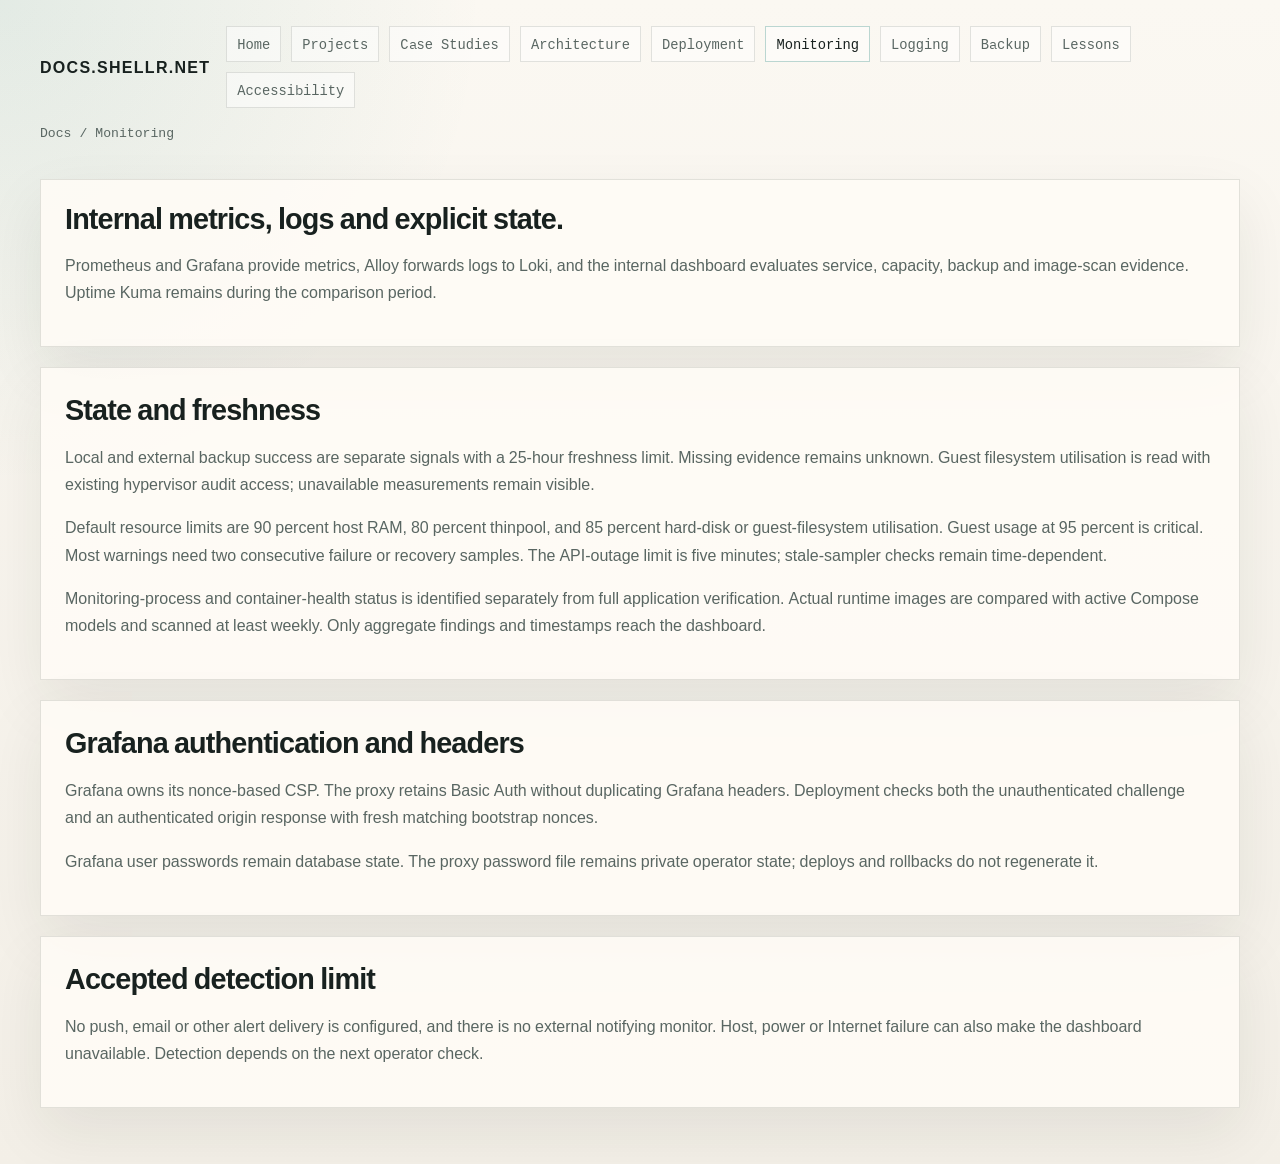
<file: docs/site/monitoring.html>
<!DOCTYPE html>
<html lang="en">
<head>
  <meta charset="utf-8">
  <meta name="viewport" content="width=device-width, initial-scale=1">
  <title>Monitoring | shellr docs</title>
  <meta name="description" content="Monitoring documentation for the shellr platform, covering Prometheus, Grafana, Uptime Kuma, cAdvisor, and responder workflow.">
  <link rel="canonical" href="https://docs.shellr.net/monitoring.html">
  <link rel="icon" type="image/png" href="./favi.png">
  <link rel="apple-touch-icon" href="./favi.png">
  <link rel="stylesheet" href="./fonts.css">
  <link rel="stylesheet" href="./styles.css">
</head>
<body data-page="monitoring">
  <a class="skip-link" href="#main-content">Skip to content</a>
  <div class="site-shell">
    <header class="site-header">
      <a class="brand" href="./index.html">docs.shellr.net</a>
      <nav class="site-nav" aria-label="Main">
        <a href="./index.html" data-page="home">Home</a>
        <a href="./projects.html" data-page="projects">Projects</a>
        <a href="./case-studies.html" data-page="case-studies">Case Studies</a>
        <a href="./architecture.html" data-page="architecture">Architecture</a>
        <a href="./deployment-flow.html" data-page="deployment-flow">Deployment</a>
        <a href="./monitoring.html" data-page="monitoring">Monitoring</a>
        <a href="./logging.html" data-page="logging">Logging</a>
        <a href="./backup.html" data-page="backup">Backup</a>
        <a href="./lessons.html" data-page="lessons">Lessons</a>
        <a href="./accessibility.html" data-page="accessibility">Accessibility</a>
      </nav>
    </header>
    <main class="content" id="main-content">
      <nav class="breadcrumb" aria-label="Breadcrumb">
        <a href="./index.html">Docs</a>
        <span>/</span>
        <span>Monitoring</span>
      </nav>
      <article class="doc-panel">
        <h1>Internal metrics, logs and explicit state.</h1>
        <p>Prometheus and Grafana provide metrics, Alloy forwards logs to Loki, and the internal dashboard evaluates service, capacity, backup and image-scan evidence. Uptime Kuma remains during the comparison period.</p>
      </article>
      <article class="doc-panel">
        <h2>State and freshness</h2>
        <p>Local and external backup success are separate signals with a 25-hour freshness limit. Missing evidence remains unknown. Guest filesystem utilisation is read with existing hypervisor audit access; unavailable measurements remain visible.</p>
        <p>Default resource limits are 90 percent host RAM, 80 percent thinpool, and 85 percent hard-disk or guest-filesystem utilisation. Guest usage at 95 percent is critical. Most warnings need two consecutive failure or recovery samples. The API-outage limit is five minutes; stale-sampler checks remain time-dependent.</p>
        <p>Monitoring-process and container-health status is identified separately from full application verification. Actual runtime images are compared with active Compose models and scanned at least weekly. Only aggregate findings and timestamps reach the dashboard.</p>
      </article>
      <article class="doc-panel">
        <h2>Grafana authentication and headers</h2>
        <p>Grafana owns its nonce-based CSP. The proxy retains Basic Auth without duplicating Grafana headers. Deployment checks both the unauthenticated challenge and an authenticated origin response with fresh matching bootstrap nonces.</p>
        <p>Grafana user passwords remain database state. The proxy password file remains private operator state; deploys and rollbacks do not regenerate it.</p>
      </article>
      <article class="doc-panel">
        <h2>Accepted detection limit</h2>
        <p>No push, email or other alert delivery is configured, and there is no external notifying monitor. Host, power or Internet failure can also make the dashboard unavailable. Detection depends on the next operator check.</p>
      </article>
    </main>
  </div>
  <script type="module" src="./app.js"></script>
</body>
</html>
</file>
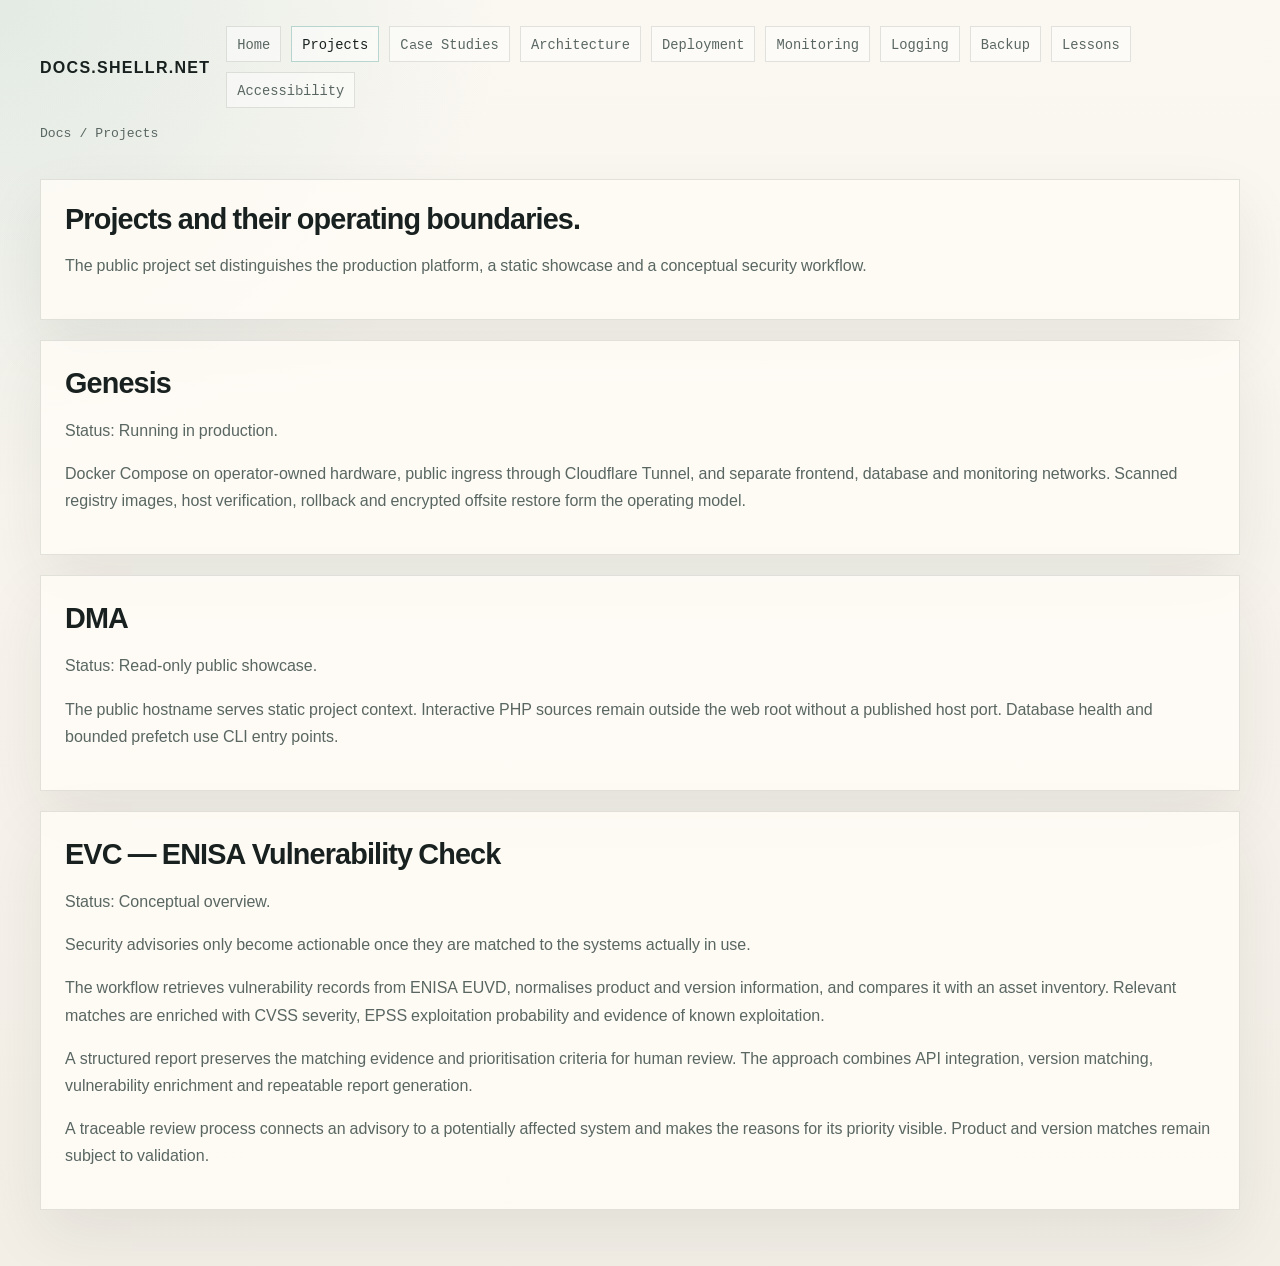
<file: docs/site/projects.html>
<!DOCTYPE html>
<html lang="en">
<head>
  <meta charset="utf-8">
  <meta name="viewport" content="width=device-width, initial-scale=1">
  <title>Projects | shellr docs</title>
  <meta name="description" content="Project overview for shellr, covering the live platform, read-only DMA showcase, reporting automation, migration work, and vulnerability-relevance automation.">
  <link rel="canonical" href="https://docs.shellr.net/projects.html">
  <link rel="icon" type="image/png" href="./favi.png">
  <link rel="apple-touch-icon" href="./favi.png">
  <link rel="stylesheet" href="./fonts.css">
  <link rel="stylesheet" href="./styles.css">
</head>
<body data-page="projects">
  <a class="skip-link" href="#main-content">Skip to content</a>
  <div class="site-shell">
    <header class="site-header">
      <a class="brand" href="./index.html">docs.shellr.net</a>
      <nav class="site-nav" aria-label="Main">
        <a href="./index.html" data-page="home">Home</a>
        <a href="./projects.html" data-page="projects">Projects</a>
        <a href="./case-studies.html" data-page="case-studies">Case Studies</a>
        <a href="./architecture.html" data-page="architecture">Architecture</a>
        <a href="./deployment-flow.html" data-page="deployment-flow">Deployment</a>
        <a href="./monitoring.html" data-page="monitoring">Monitoring</a>
        <a href="./logging.html" data-page="logging">Logging</a>
        <a href="./backup.html" data-page="backup">Backup</a>
        <a href="./lessons.html" data-page="lessons">Lessons</a>
        <a href="./accessibility.html" data-page="accessibility">Accessibility</a>
      </nav>
    </header>
    <main class="content" id="main-content">
      <nav class="breadcrumb" aria-label="Breadcrumb">
        <a href="./index.html">Docs</a>
        <span>/</span>
        <span>Projects</span>
      </nav>
      <article class="doc-panel">
        <h1>Projects and their operating boundaries.</h1>
        <p>The public project set distinguishes the production platform, a static showcase and a conceptual security workflow.</p>
      </article>
      <article class="doc-panel">
        <h2>Genesis</h2>
        <p>Status: Running in production.</p>
        <p>Docker Compose on operator-owned hardware, public ingress through Cloudflare Tunnel, and separate frontend, database and monitoring networks. Scanned registry images, host verification, rollback and encrypted offsite restore form the operating model.</p>
      </article>
      <article class="doc-panel">
        <h2>DMA</h2>
        <p>Status: Read-only public showcase.</p>
        <p>The public hostname serves static project context. Interactive PHP sources remain outside the web root without a published host port. Database health and bounded prefetch use CLI entry points.</p>
      </article>
      <article class="doc-panel">
        <h2>EVC — ENISA Vulnerability Check</h2>
        <p>Status: Conceptual overview.</p>
        <p>Security advisories only become actionable once they are matched to the systems actually in use.</p>
        <p>The workflow retrieves vulnerability records from ENISA EUVD, normalises product and version information, and compares it with an asset inventory. Relevant matches are enriched with CVSS severity, EPSS exploitation probability and evidence of known exploitation.</p>
        <p>A structured report preserves the matching evidence and prioritisation criteria for human review. The approach combines API integration, version matching, vulnerability enrichment and repeatable report generation.</p>
        <p>A traceable review process connects an advisory to a potentially affected system and makes the reasons for its priority visible. Product and version matches remain subject to validation.</p>
      </article>
    </main>
  </div>
  <script type="module" src="./app.js"></script>
</body>
</html>
</file>
<file: docs/site/fonts.css>
@font-face {
  font-family: "IBM Plex Mono";
  src: url("./fonts/ibm-plex-mono-400.woff2") format("woff2");
  font-style: normal;
  font-weight: 400;
  font-display: swap;
}

@font-face {
  font-family: "IBM Plex Mono";
  src: url("./fonts/ibm-plex-mono-500.woff2") format("woff2");
  font-style: normal;
  font-weight: 500;
  font-display: swap;
}

@font-face {
  font-family: "IBM Plex Mono";
  src: url("./fonts/ibm-plex-mono-600.woff2") format("woff2");
  font-style: normal;
  font-weight: 600;
  font-display: swap;
}

@font-face {
  font-family: "Space Grotesk";
  src: url("./fonts/space-grotesk.woff2") format("woff2");
  font-style: normal;
  font-weight: 400 700;
  font-display: swap;
}
</file>
<file: docs/site/styles.css>
:root {
  --bg: #f3efe7;
  --panel: rgba(255, 252, 246, 0.88);
  --panel-strong: rgba(255, 255, 255, 0.96);
  --ink: #18211f;
  --muted: #596662;
  --line: rgba(24, 33, 31, 0.12);
  --accent: #0f766e;
  --accent-soft: #d4efe9;
  --shadow: 0 24px 60px rgba(24, 33, 31, 0.08);
}

* {
  box-sizing: border-box;
}

html {
  scroll-behavior: smooth;
}

body {
  margin: 0;
  color: var(--ink);
  font-family: "Space Grotesk", sans-serif;
  background:
    radial-gradient(circle at top left, rgba(15, 118, 110, 0.1), transparent 28%),
    linear-gradient(180deg, #fbf8f2 0%, var(--bg) 100%);
}

a {
  color: inherit;
}

a:focus-visible,
button:focus-visible {
  outline: 3px solid var(--accent);
  outline-offset: 3px;
}

.skip-link {
  position: absolute;
  left: 16px;
  top: -48px;
  z-index: 10;
  padding: 10px 14px;
  background: var(--accent);
  color: #f5fffd;
  text-decoration: none;
  font-weight: 700;
}

.skip-link:focus {
  top: 14px;
}

code,
pre,
.eyebrow,
.subtle-label,
.site-nav a {
  font-family: "IBM Plex Mono", monospace;
}

.site-shell {
  width: min(1200px, calc(100% - 32px));
  margin: 0 auto;
  padding: 26px 0 56px;
}

.site-header {
  display: flex;
  justify-content: space-between;
  align-items: center;
  gap: 16px;
  padding-bottom: 16px;
}

.brand {
  text-decoration: none;
  font-weight: 700;
  letter-spacing: 0.08em;
  text-transform: uppercase;
}

.site-nav {
  display: flex;
  flex-wrap: wrap;
  gap: 10px;
}

.site-nav a {
  text-decoration: none;
  padding: 8px 10px;
  border: 1px solid var(--line);
  background: rgba(255, 255, 255, 0.5);
  font-size: 0.86rem;
  color: var(--muted);
}

.site-nav a.is-active,
.site-nav a:hover {
  color: var(--ink);
  border-color: rgba(15, 118, 110, 0.28);
}

.hero,
.doc-panel,
.card-grid article,
.doc-grid article {
  border: 1px solid var(--line);
  background: var(--panel);
  box-shadow: var(--shadow);
}

.hero {
  padding: 28px;
}

.eyebrow,
.subtle-label {
  margin: 0 0 12px;
  font-size: 0.8rem;
  text-transform: uppercase;
  letter-spacing: 0.08em;
  color: var(--accent);
}

h1,
h2,
h3 {
  margin: 0;
  letter-spacing: -0.03em;
}

h1 {
  max-width: 11ch;
  font-size: clamp(2.6rem, 6vw, 4.9rem);
  line-height: 0.94;
}

.doc-panel h1 {
  max-width: none;
  font-size: 1.8rem;
  line-height: 1.1;
}

.hero p:last-child,
.doc-panel p,
.doc-panel li,
.doc-grid p,
.card-grid p {
  color: var(--muted);
  line-height: 1.7;
}

.hero-summary {
  max-width: 68ch;
  margin-top: 16px;
  font-size: 1.04rem;
}

.meta-strip {
  display: flex;
  flex-wrap: wrap;
  gap: 10px;
  margin-top: 18px;
}

.meta-strip span {
  padding: 8px 12px;
  border: 1px solid var(--line);
  background: rgba(255, 255, 255, 0.56);
  font-family: "IBM Plex Mono", monospace;
  font-size: 0.8rem;
  color: var(--muted);
}

.hero-meta {
  display: flex;
  flex-wrap: wrap;
  gap: 10px;
  margin-top: 22px;
}

.hero-meta span {
  padding: 8px 12px;
  border: 1px solid var(--line);
  background: rgba(255, 255, 255, 0.56);
  font-family: "IBM Plex Mono", monospace;
  font-size: 0.82rem;
}

.main-layout {
  display: grid;
  grid-template-columns: 240px minmax(0, 1fr);
  gap: 22px;
  margin-top: 24px;
}

.sidebar {
  position: sticky;
  top: 20px;
  align-self: start;
  padding: 18px;
  border: 1px solid var(--line);
  background: rgba(255, 255, 255, 0.58);
}

.sidebar nav {
  display: flex;
  flex-direction: column;
  gap: 10px;
}

.sidebar a {
  text-decoration: none;
  color: var(--muted);
}

.content {
  display: grid;
  gap: 20px;
  min-width: 0;
}

.doc-panel {
  padding: 24px;
  min-width: 0;
}

.doc-panel h2 {
  font-size: 1.8rem;
}

.card-grid,
.doc-grid {
  display: grid;
  gap: 16px;
}

.card-grid {
  grid-template-columns: repeat(3, minmax(0, 1fr));
}

.doc-grid {
  grid-template-columns: repeat(2, minmax(0, 1fr));
}

.card-grid article,
.doc-grid article {
  padding: 18px;
}

.card-grid h3,
.doc-grid h3 {
  margin-bottom: 10px;
  font-size: 1.08rem;
}

.callout {
  margin-top: 18px;
  padding: 16px 18px;
  border: 1px solid rgba(15, 118, 110, 0.22);
  background: rgba(15, 118, 110, 0.08);
}

.callout strong {
  display: block;
  margin-bottom: 6px;
}

.checklist,
.plain-list {
  margin: 16px 0 0;
  padding-left: 18px;
}

.checklist li,
.plain-list li {
  margin-bottom: 8px;
  color: var(--muted);
  line-height: 1.65;
}

.section-stack {
  display: grid;
  gap: 20px;
}

.case-study-grid {
  display: grid;
  gap: 18px;
}

.case-study {
  padding: 22px;
  border: 1px solid var(--line);
  background: var(--panel);
  box-shadow: var(--shadow);
}

.case-study header {
  display: flex;
  flex-wrap: wrap;
  justify-content: space-between;
  gap: 10px;
  margin-bottom: 14px;
}

.case-study-meta {
  display: flex;
  flex-wrap: wrap;
  gap: 8px;
}

.case-study-meta span {
  padding: 7px 10px;
  border: 1px solid var(--line);
  background: rgba(255, 255, 255, 0.56);
  font-family: "IBM Plex Mono", monospace;
  font-size: 0.78rem;
  color: var(--muted);
}

.incident-grid {
  display: grid;
  gap: 16px;
}

.incident-card {
  padding: 20px;
  border: 1px solid var(--line);
  background: rgba(255, 255, 255, 0.42);
}

.incident-card h3 {
  margin-bottom: 10px;
}

.button-row {
  display: flex;
  flex-wrap: wrap;
  gap: 12px;
  margin-top: 18px;
}

.button {
  display: inline-flex;
  align-items: center;
  justify-content: center;
  min-height: 44px;
  padding: 0 16px;
  border: 1px solid var(--line);
  background: var(--panel-strong);
  text-decoration: none;
}

.button.primary {
  border-color: transparent;
  background: linear-gradient(135deg, #0f766e, #16a394);
  color: #f5fffd;
}

.diagram-scroll {
  margin-top: 18px;
  padding: 14px;
  overflow-x: auto;
  border: 1px solid var(--line);
  background: rgba(255, 255, 255, 0.72);
  max-width: 100%;
}

.architecture-diagram {
  display: block;
  width: 100%;
  min-width: 600px;
  max-width: 720px;
  margin-inline: auto;
  height: auto;
}

table {
  width: 100%;
  table-layout: fixed;
  border-collapse: collapse;
  margin-top: 14px;
}

th,
td {
  padding: 12px;
  border-bottom: 1px solid var(--line);
  text-align: left;
  vertical-align: top;
  overflow-wrap: anywhere;
}

pre {
  overflow-x: auto;
  padding: 14px;
  border: 1px solid var(--line);
  background: rgba(255, 255, 255, 0.72);
  line-height: 1.6;
}

.site-footer {
  margin-top: 28px;
  color: var(--muted);
  font-size: 0.88rem;
}

.breadcrumb {
  display: flex;
  flex-wrap: wrap;
  gap: 8px;
  margin-bottom: 18px;
  color: var(--muted);
  font-family: "IBM Plex Mono", monospace;
  font-size: 0.82rem;
}

.breadcrumb a {
  text-decoration: none;
}

@media (max-width: 960px) {
  .main-layout {
    grid-template-columns: 1fr;
  }

  .sidebar {
    position: static;
  }

  .card-grid,
  .doc-grid {
    grid-template-columns: 1fr;
  }
}
</file>
